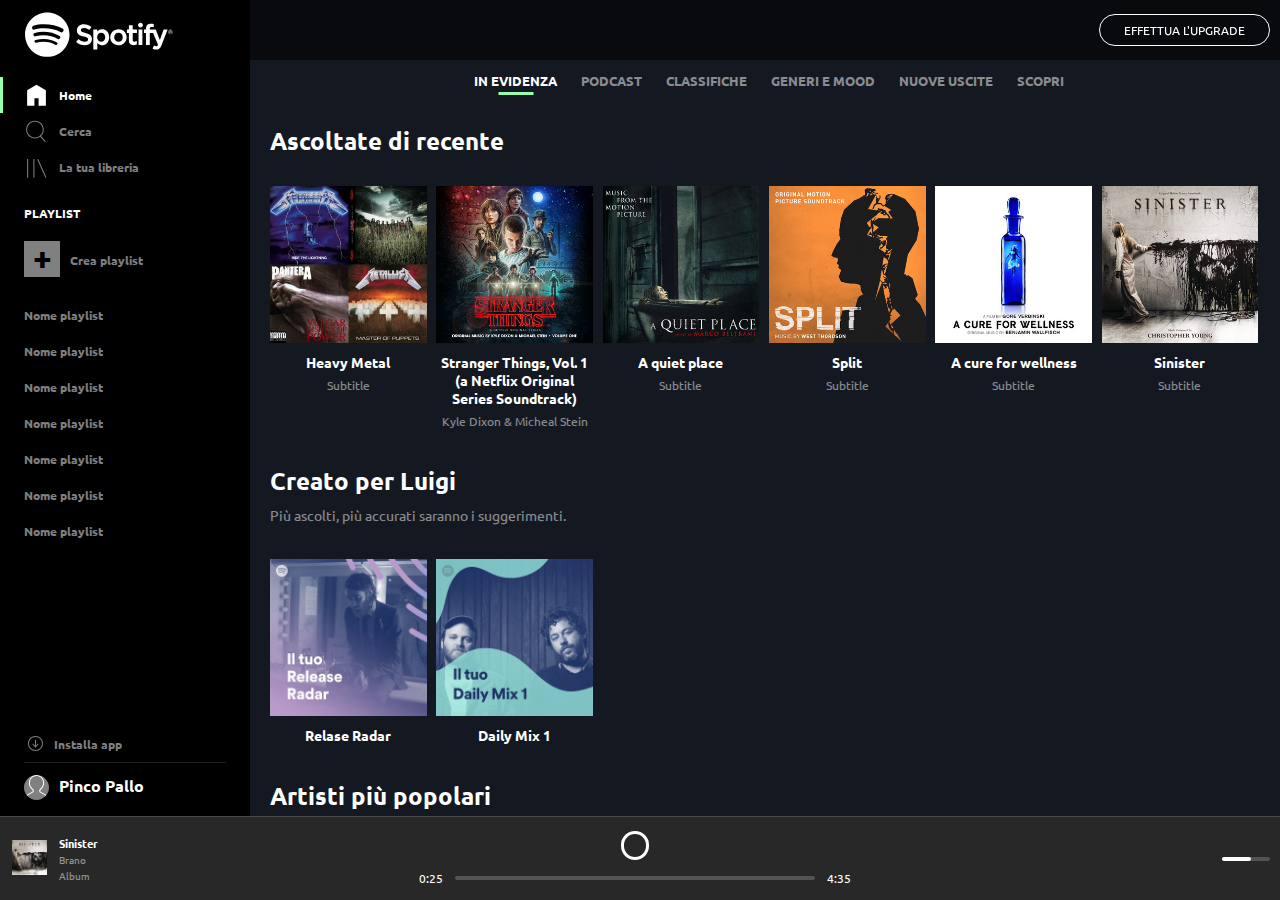
<file: html-css-spotifyweb/index.html>
<!DOCTYPE html>
<html lang="en">

<head>
    <meta charset="UTF-8">
    <meta http-equiv="X-UA-Compatible" content="IE=edge">
    <meta name="viewport" content="width=device-width, initial-scale=1.0">
    <title>Spotify</title>
    <link rel="stylesheet" href="css/style.css">
    <!-- Favicon -->
    <link rel="icon" type="image/x-icon" href="/img/favicon.ico">
    <!-- Google Fonts -->
    <link rel="preconnect" href="https://fonts.googleapis.com">
    <link rel="preconnect" href="https://fonts.gstatic.com" crossorigin>
    <link href="https://fonts.googleapis.com/css2?family=Ubuntu:wght@300;400;500;700&display=swap" rel="stylesheet">
    <!-- Font Awesome -->
    <link rel="stylesheet" href="https://cdnjs.cloudflare.com/ajax/libs/font-awesome/6.0.0-beta3/css/all.min.css"
        integrity="sha512-Fo3rlrZj/k7ujTnHg4CGR2D7kSs0v4LLanw2qksYuRlEzO+tcaEPQogQ0KaoGN26/zrn20ImR1DfuLWnOo7aBA=="
        crossorigin="anonymous" referrerpolicy="no-referrer" />
</head>
<body>






    <header class="nav">
        <div class="nav__section">
          <nav class="nav__content">
              <img class="nav__logo-small mbottom20" src="img/logo-small.svg">
              <img class="nav__logo mbottom20" src="img/logo.svg">
            <ul class="mbottom20">
              <li class="active"><button class="active"><img class="nav__icon mright10" src="img/home.svg"><span class="nav__text">Home</span></button></li>
              <li><button><img class="nav__icon mright10" src="img/search.svg"><span class="nav__text">Cerca</span></button></li>
              <li><button><img class="nav__icon mright10" src="img/libreria.svg"><span class="nav__text">La tua libreria</span></button></li>
            </ul>
        </nav>
        <h4 class="nav__title mbottom20">Playlist</h4>
        <div class="nav__content-scrollable nav__content">
          <ul>
            <li><button><span class="nav__icon-square mright10 mbottom20">+</span>Crea playlist</button></li>
            <li><button>Nome playlist</button></li>
            <li><button>Nome playlist</button></li>         
            <li><button>Nome playlist</button></li>            
            <li><button>Nome playlist</button></li>         
            <li><button>Nome playlist</button></li>
            <li><button>Nome playlist</button></li> 
            <li><button>Nome playlist</button></li>          
          </ul>
        </div>
        </nav>
        <div class="nav__section nav__section--flexend">
          <div class="nav__content">
            <ul>
              <li class="nav__install"><button><span class="nav__icon-install mright10"><img src="img/download.svg"></span><span class="nav__text">Installa app</span></button></li>
              <li class="nav__user"><span class="nav__icon-circle mright10"><img src="img/profile.svg"></span><span class="nav__text">Pinco Pallo</span></li>
            </ul>
          </div>
        </div>
    </header>
    <main>
        <div class="banner">
            <button class="banner__btn">Effettua l'upgrade</button>
        </div>
        <section class="wrapper">
            <nav class="wrapper__menu">
                <span class="wrapper__menu-item active"><button class="active">In evidenza</button></span>
                <span class="wrapper__menu-item"><button>Podcast</button></span>
                <span class="wrapper__menu-item"><button>Classifiche</button></span>
                <span class="wrapper__menu-item"><button>Generi e mood</button></span>
                <span class="wrapper__menu-item"><button>Nuove uscite</button></span>
                <span class="wrapper__menu-item"><button>Scopri</button></span>
            </nav>
            <section class="section">
                <h2 class="section__title section__title--mbottom">Ascoltate di recente</h2>
                <div class="item">
                    <div class="item__img">
                        <img class="item__cover" alt="metal lifting" src="img/metal_lifting.jpg">
                        <div class="item__overlay"></div>
                        <div class="item__play"><i class="fas fa-play"></i></div>
                    </div>
                    <h4 class="item__title">Heavy Metal</h4>
                    <span class="item__author">Subtitle</span>
                </div>
                <div class="item">
                    <div class="item__img">
                        <img class="item__cover" alt="stranger" src="img/stranger.jpeg">
                        <div class="item__overlay"></div>
                        <div class="item__play"><i class="fas fa-play"></i></div>
                    </div>
                    <h4 class="item__title">Stranger Things, Vol. 1 (a Netflix Original Series Soundtrack)</h4>
                    <span class="item__author">Kyle Dixon & Micheal Stein</span>
                </div>
                <div class="item">
                    <div class="item__img">
                        <img class="item__cover" alt="a quiet place" src="img/aquietplace.jpeg">
                        <div class="item__overlay"></div>
                        <div class="item__play"><i class="fas fa-play"></i></div>
                    </div>
                    <h4 class="item__title">A quiet place</h4>
                    <span class="item__author">Subtitle</span>
                </div>
                <div class="item">
                    <div class="item__img">
                        <img class="item__cover" alt="split" src="img/split.jpeg">
                        <div class="item__overlay"></div>
                        <div class="item__play"><i class="fas fa-play"></i></div>
                    </div>
                    <h4 class="item__title">Split</h4>
                    <span class="item__author">Subtitle</span>
                </div>
                <div class="item">
                    <div class="item__img">
                        <img class="item__cover" alt="cure" src="img/cure.jpeg">
                        <div class="item__overlay"></div>
                        <div class="item__play"><i class="fas fa-play"></i></div>
                    </div>
                    <h4 class="item__title">A cure for wellness</h4>
                    <span class="item__author">Subtitle</span>
                </div>
                <div class="item">
                    <div class="item__img">
                        <img class="item__cover" alt="sinister" src="img/sinister.jpeg">
                        <div class="item__overlay"></div>
                        <div class="item__play"><i class="fas fa-play"></i></div>
                    </div>
                    <h4 class="item__title">Sinister</h4>
                    <span class="item__author">Subtitle</span>
                </div>
            </section>
            <section class="section">
                <h2 class="section__title">Creato per Luigi</h2>
                <h3 class="section__subtitle">Più ascolti, più accurati saranno i suggerimenti.</h3>
                <div class="item">
                    <div class="item__img">
                        <img class="item__cover" alt="radar" src="img/radar.jpeg">
                        <div class="item__overlay"></div>
                        <div class="item__play"><i class="fas fa-play"></i></div>
                    </div>
                    <h4 class="item__title">Relase Radar</h4>
                </div>
                <div class="item">
                    <div class="item__img">
                        <img class="item__cover" alt="mixdaily" src="img/mixdaily.jpeg">
                        <div class="item__overlay"></div>
                        <div class="item__play"><i class="fas fa-play"></i></div>
                    </div>
                    <h4 class="item__title">Daily Mix 1</h4>
                </div>
            </section>
            <section class="section">
                <h2 class="section__title">Artisti più popolari</h2>
                <h3 class="section__subtitle">Più ascolti, più accurati saranno i suggerimenti.</h3>
                <div class="item">
                    <img class="item__cover item__cover--circle" alt="lana del rey" src="img/youg.jpeg">
                    <h4 class="item__title">Lana del Rey</h4>
                </div>
                <div class="item">
                    <img class="item__cover item__cover--circle" alt="einaudi" src="img/einaudi.jpeg">
                    <h4 class="item__title">Ludovico Einaudi</h4>
                </div>
            </section>
        </section>
    </main>
    <footer class="footer">
        <div class="playing">
            <div class="playing__cover"><img alt="sinister" src="img/sinister.jpeg"></div>
            <div class="playing__info">
                <h4>Sinister</h4>
                <span><button>Brano</button></span>
                <span><button>Album</button></span>
            </div>
            <div class="playing__actions">
                <button><i class="far fa-heart"></i></button>
                <button><i class="far fa-folder"></i></button>
            </div>
        </div>
        <div class="player">
            <div class="player__controls">
                <i class="fas fa-random"></i>
                <i class="fas fa-step-backward"></i>
                <div class="player__play"><i class="fas fa-play"></i></div>
                <i class="fas fa-step-forward"></i>
                <i class="fas fa-redo"></i>
            </div>
            <div class="player__status">
                <div class="player__current-time">0:25</div>
                <div class="player__progress-bar bar">
                    <div class="player__progress bar"></div>
                </div>
                <div class="player__total-time">4:35</div>
            </div>
        </div>
        <div class="options">
            <i class="fas fa-list-ul"></i>
            <i class="fas fa-desktop"></i>
            <div class="options__volume"><i class="fas fa-volume-up"></i>
                <div class="options__volume-bar bar">
                    <div class="options__volume-status bar"></div>
                </div>
            </div>
        </div>
    </footer>
</body>

</html>
</file>
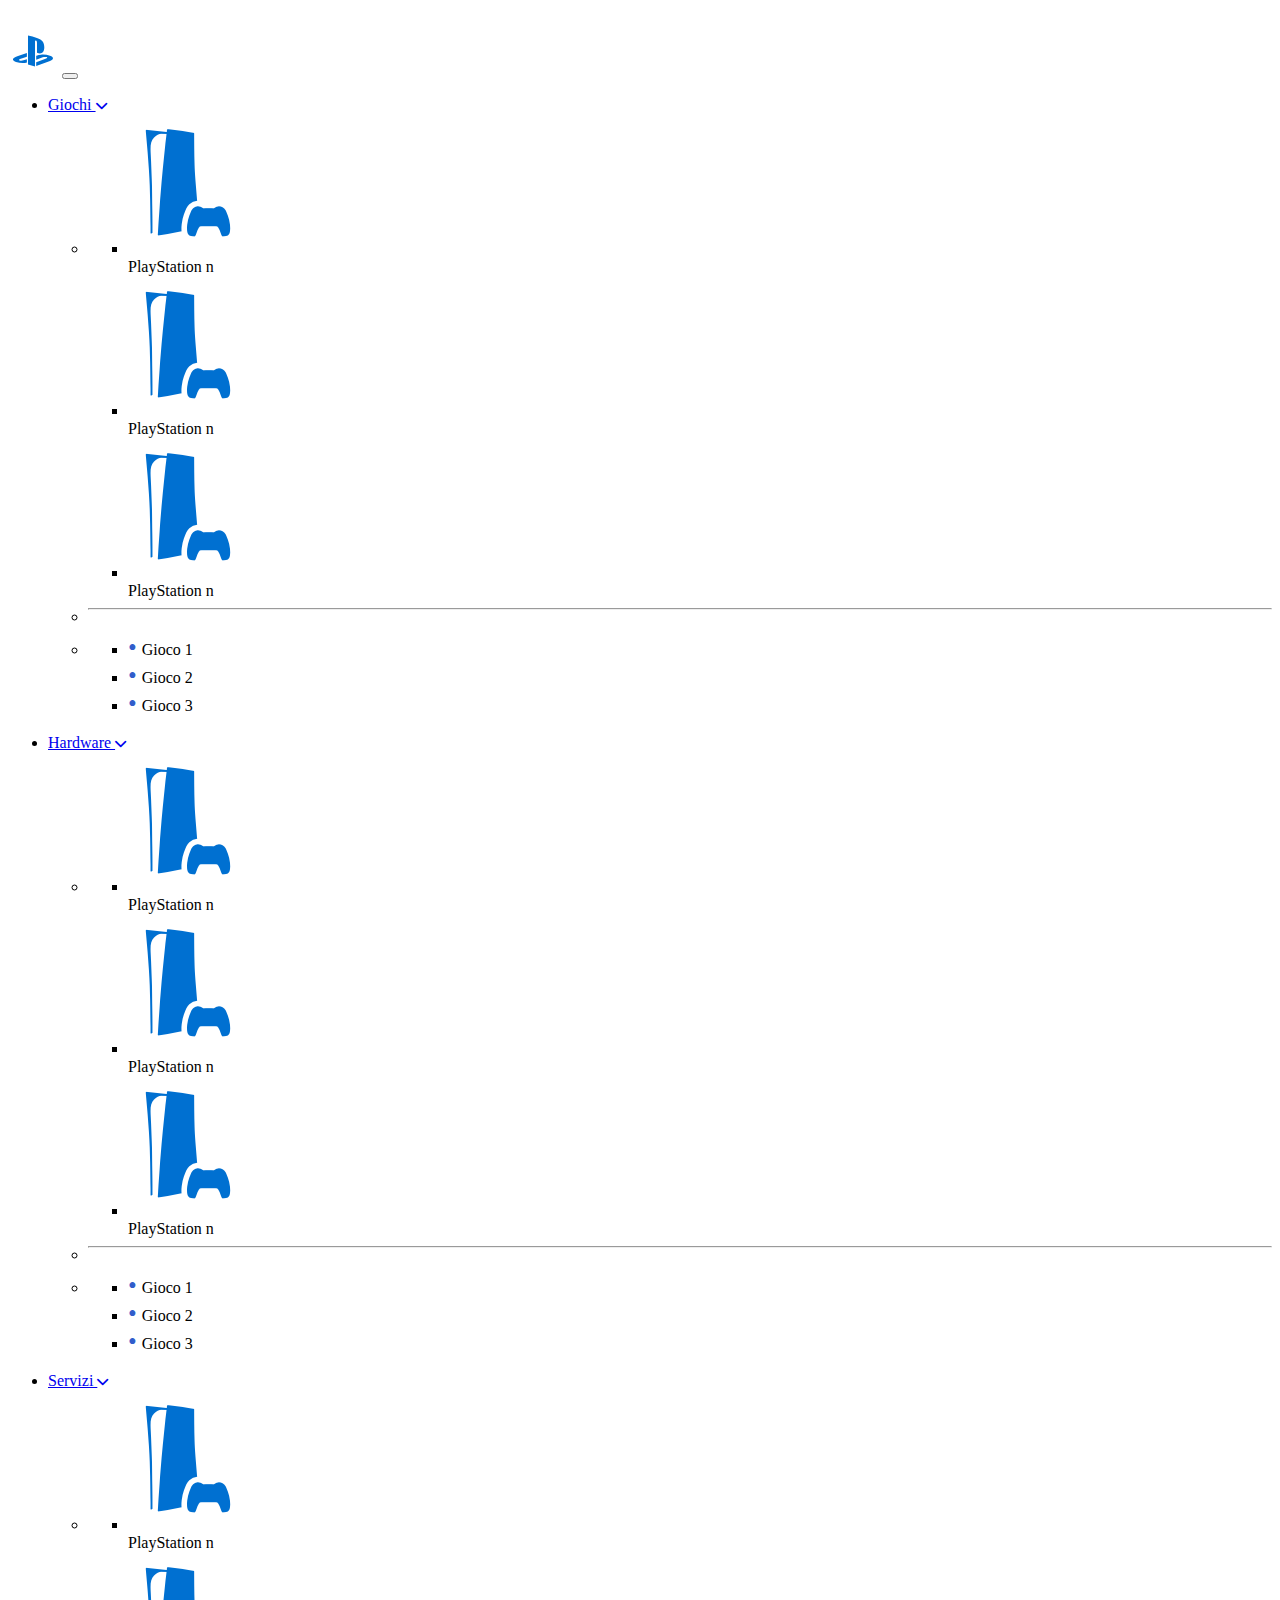
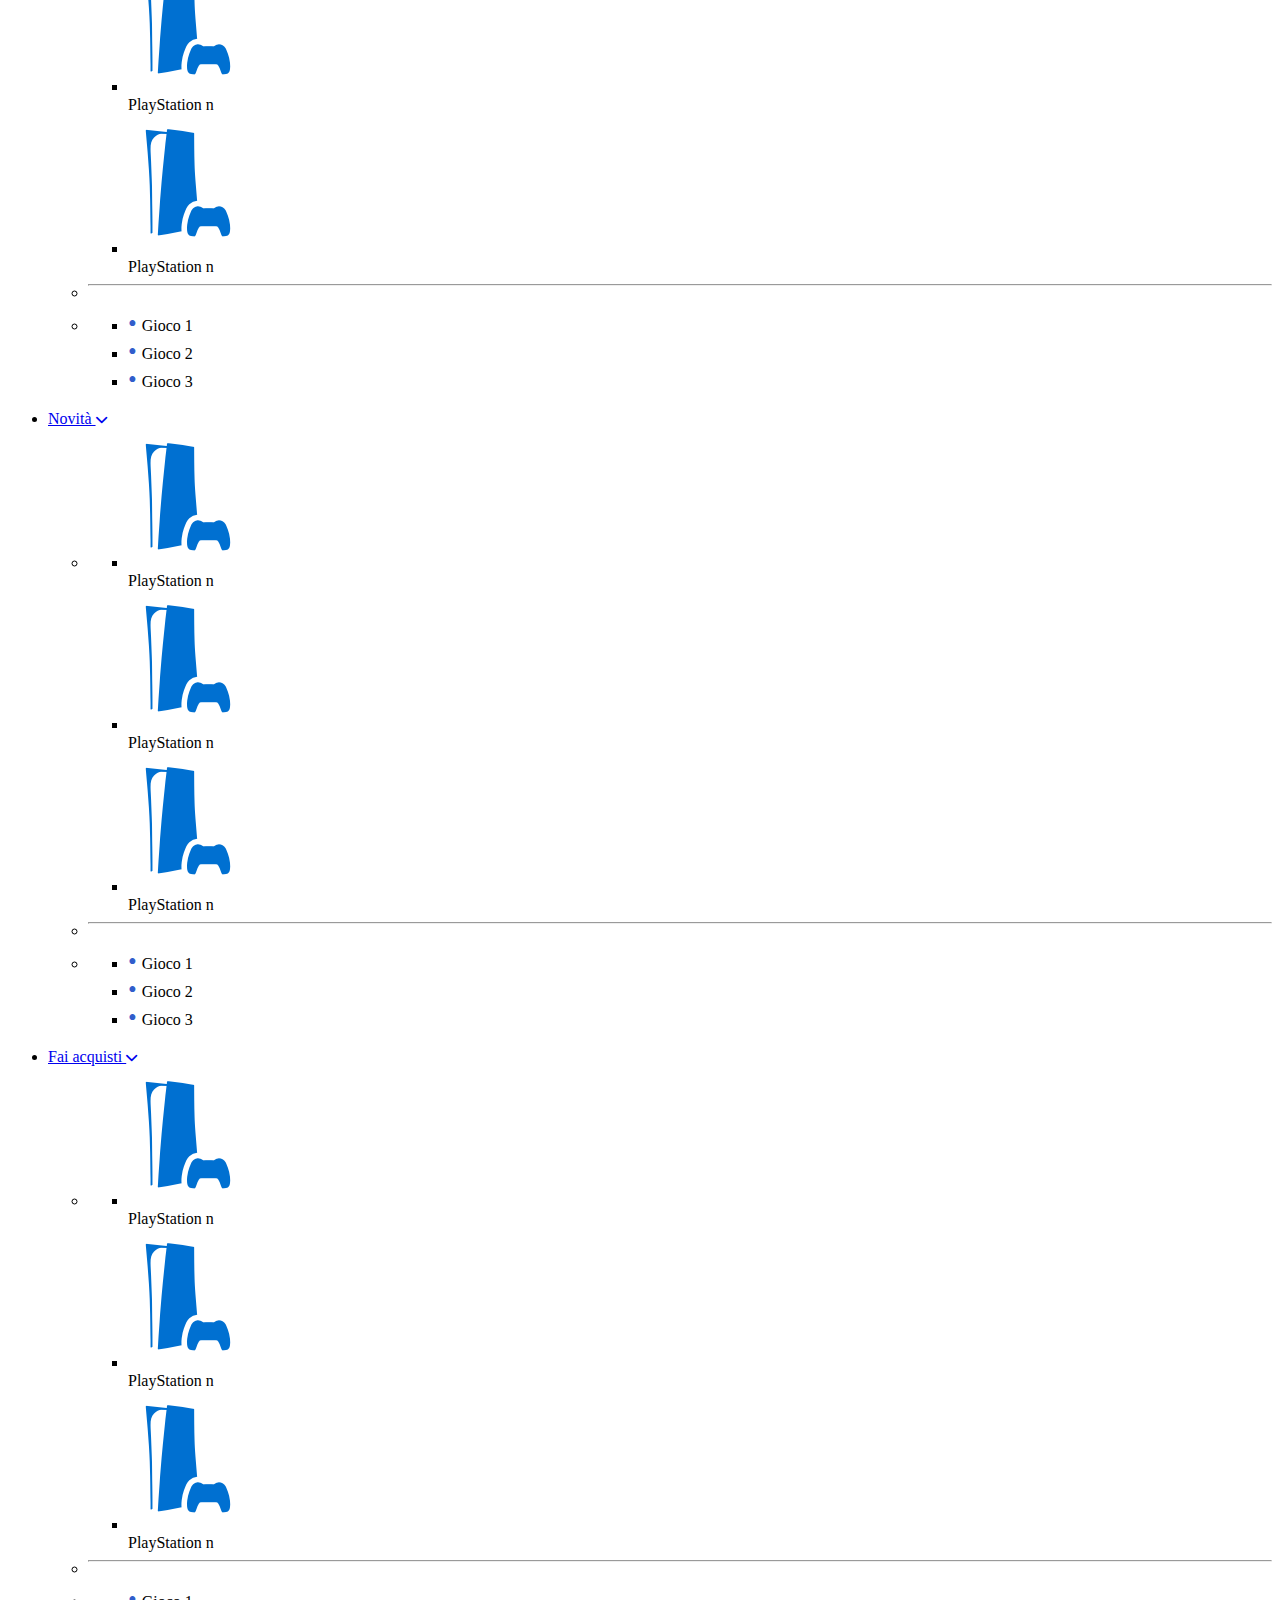
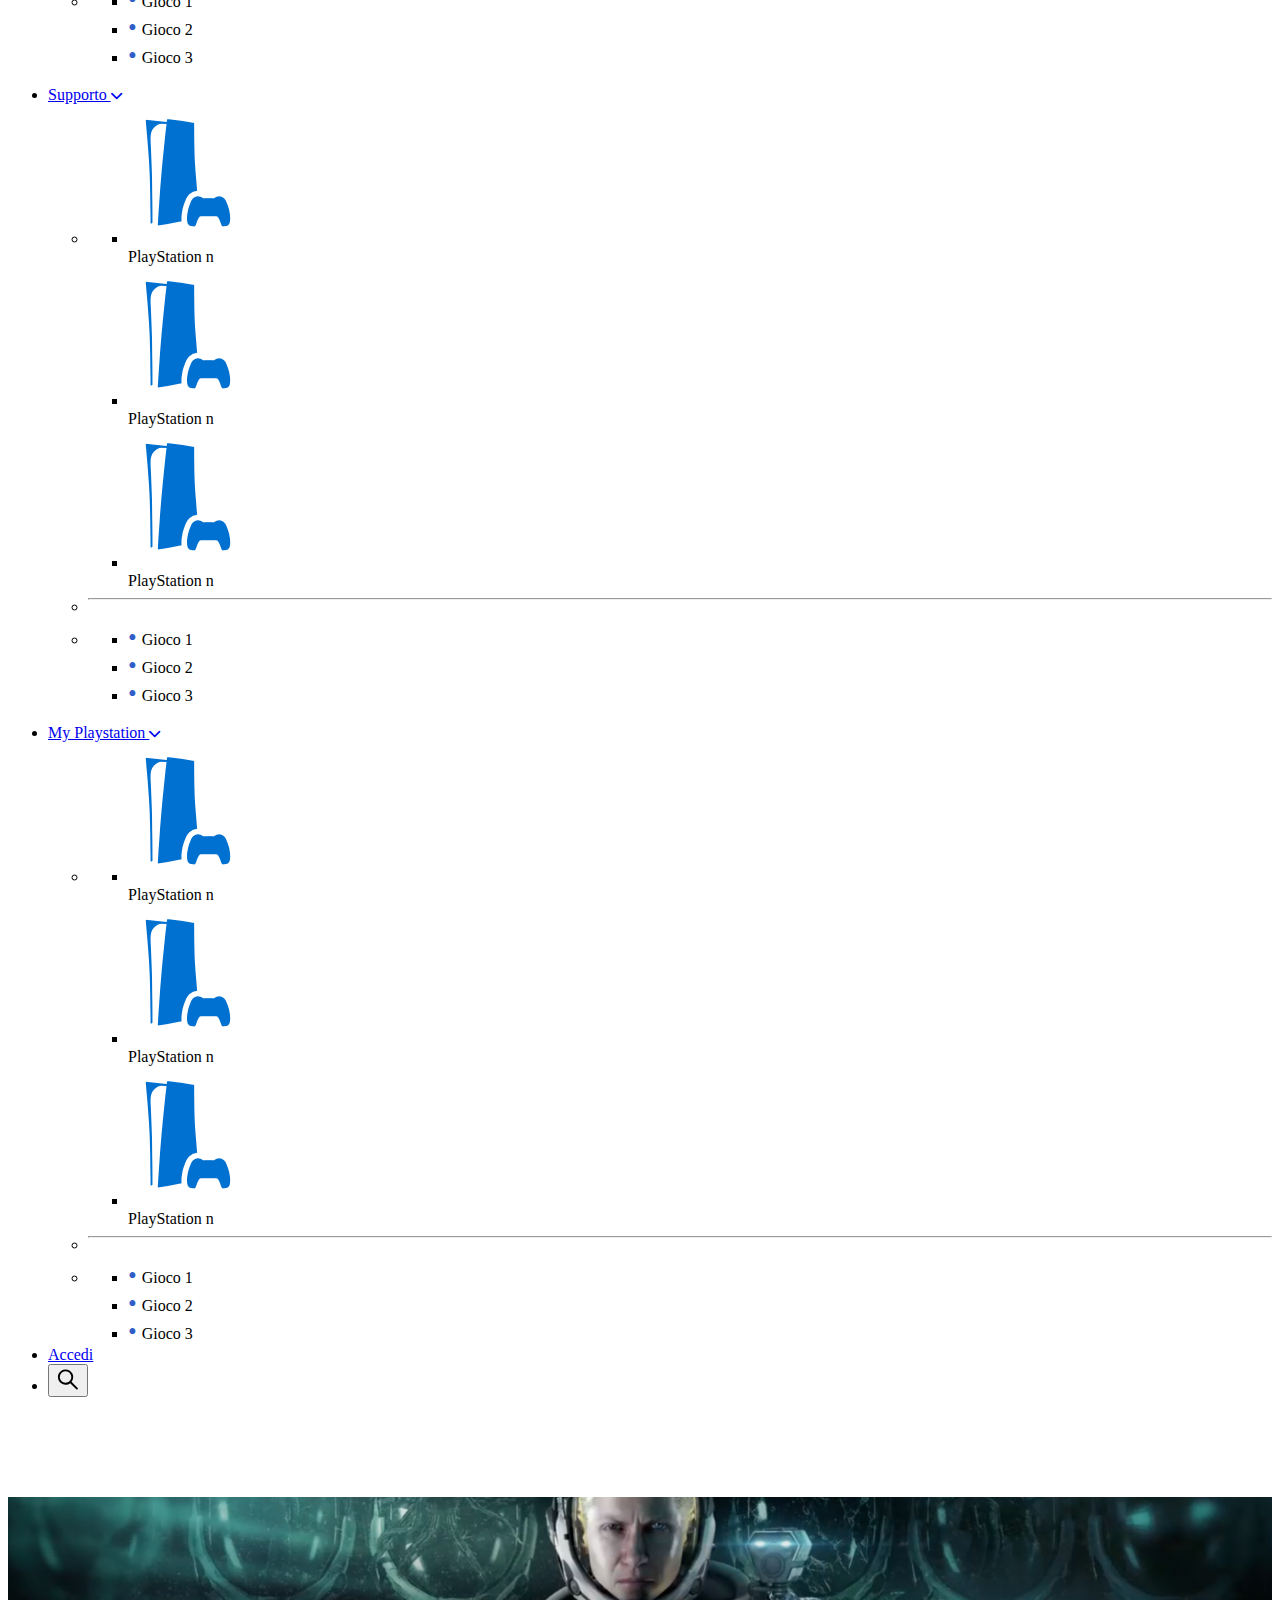
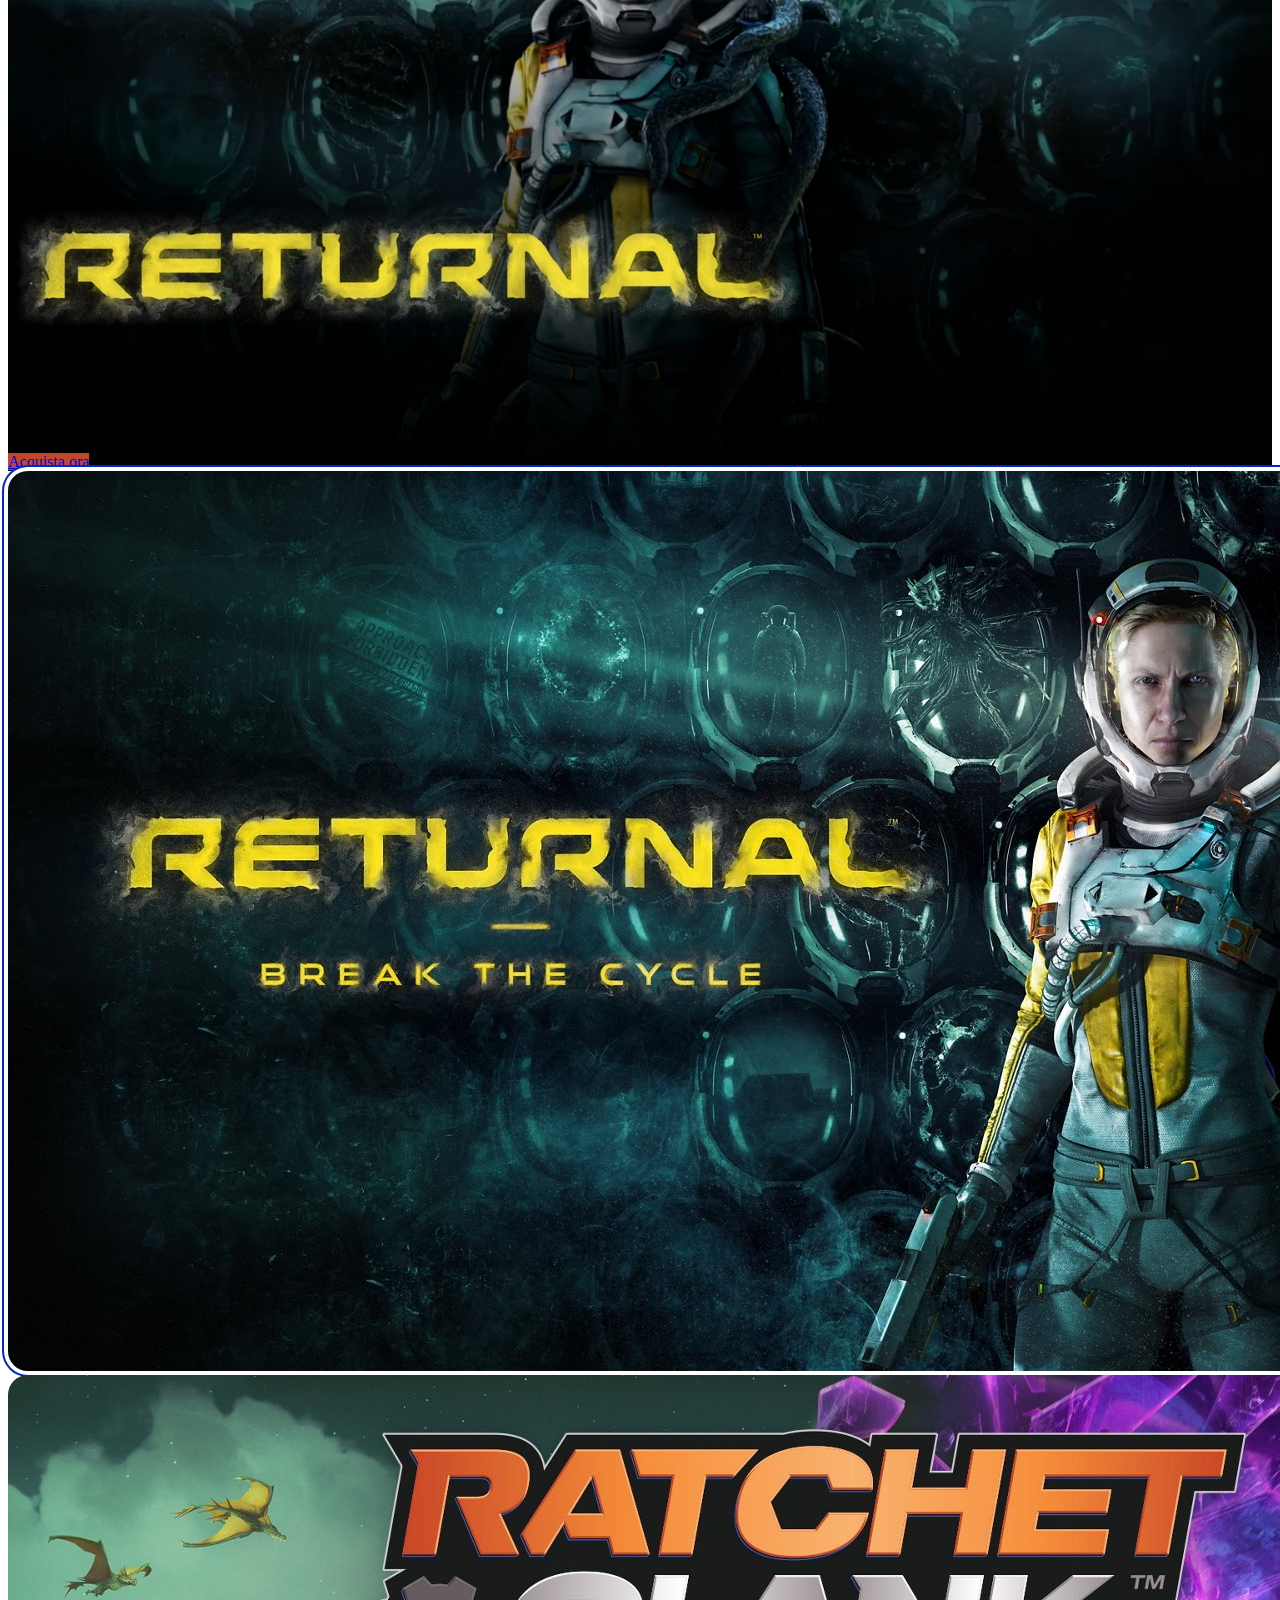
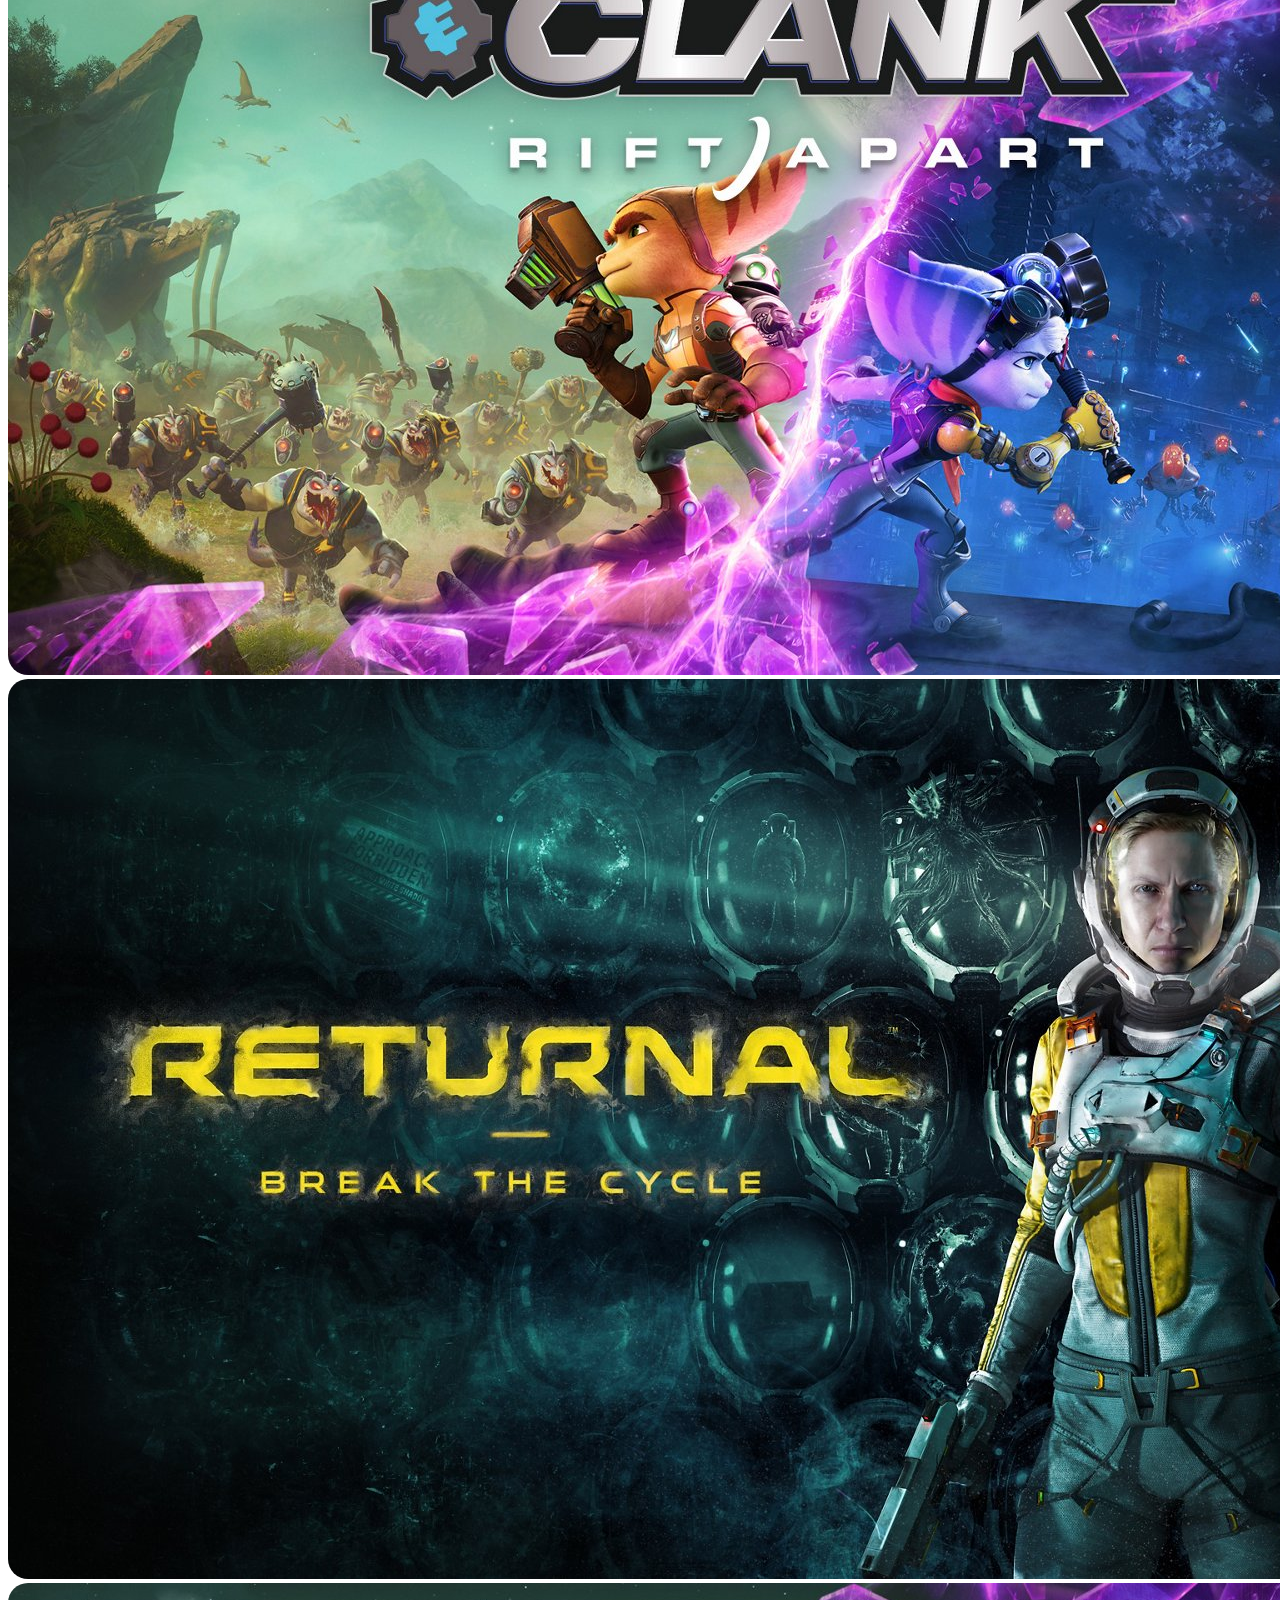
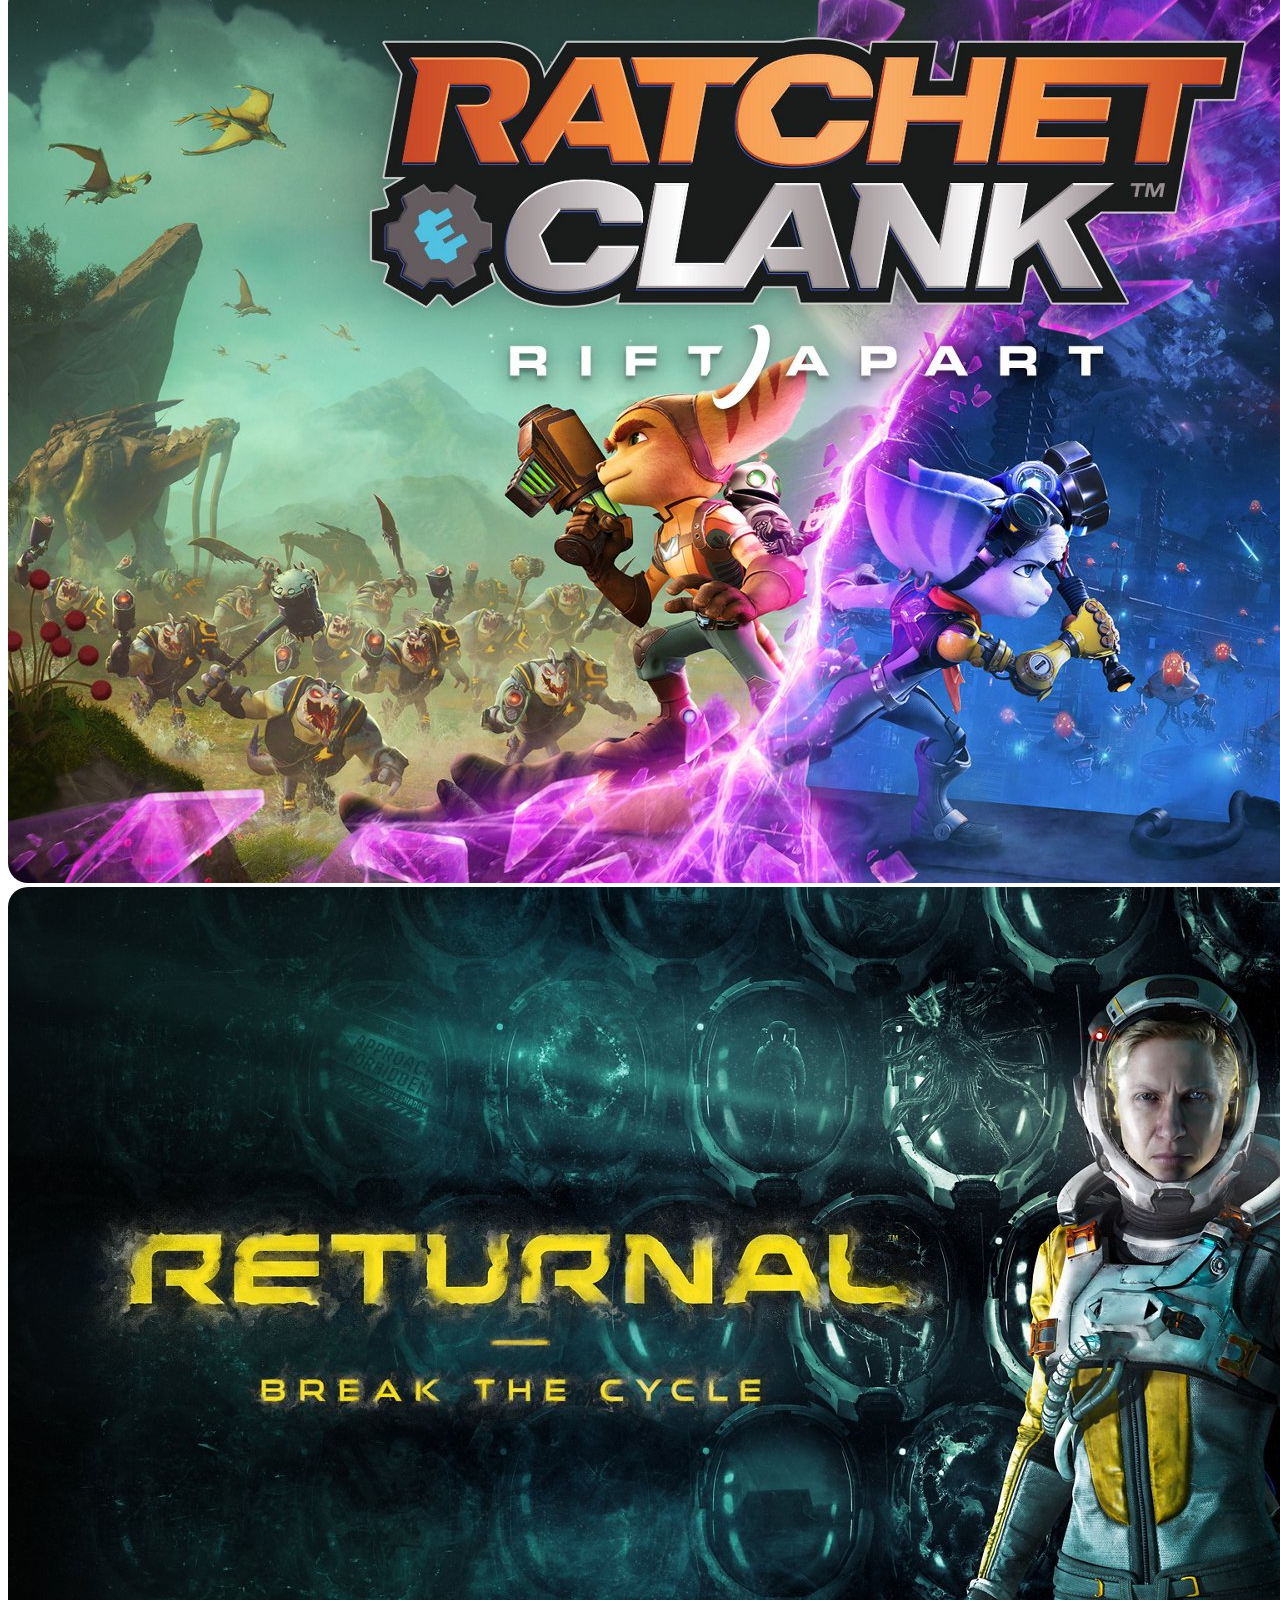
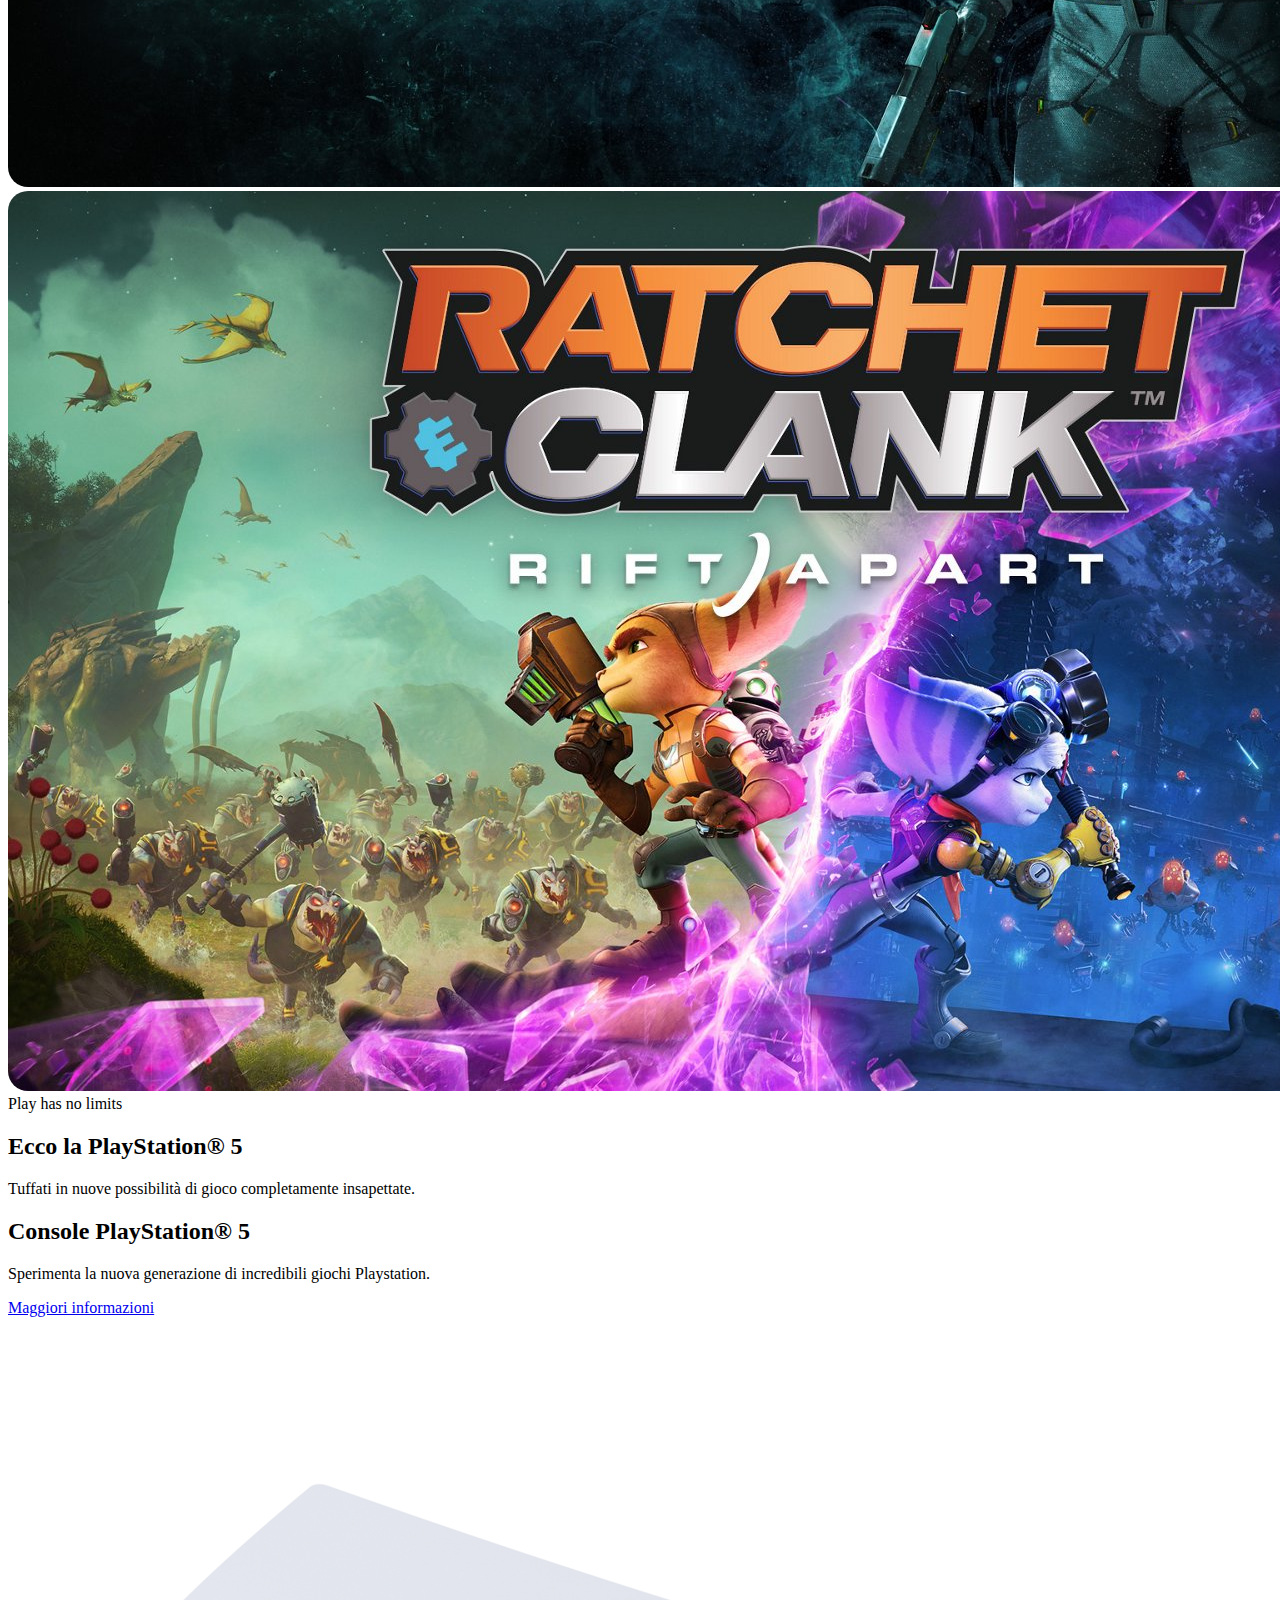
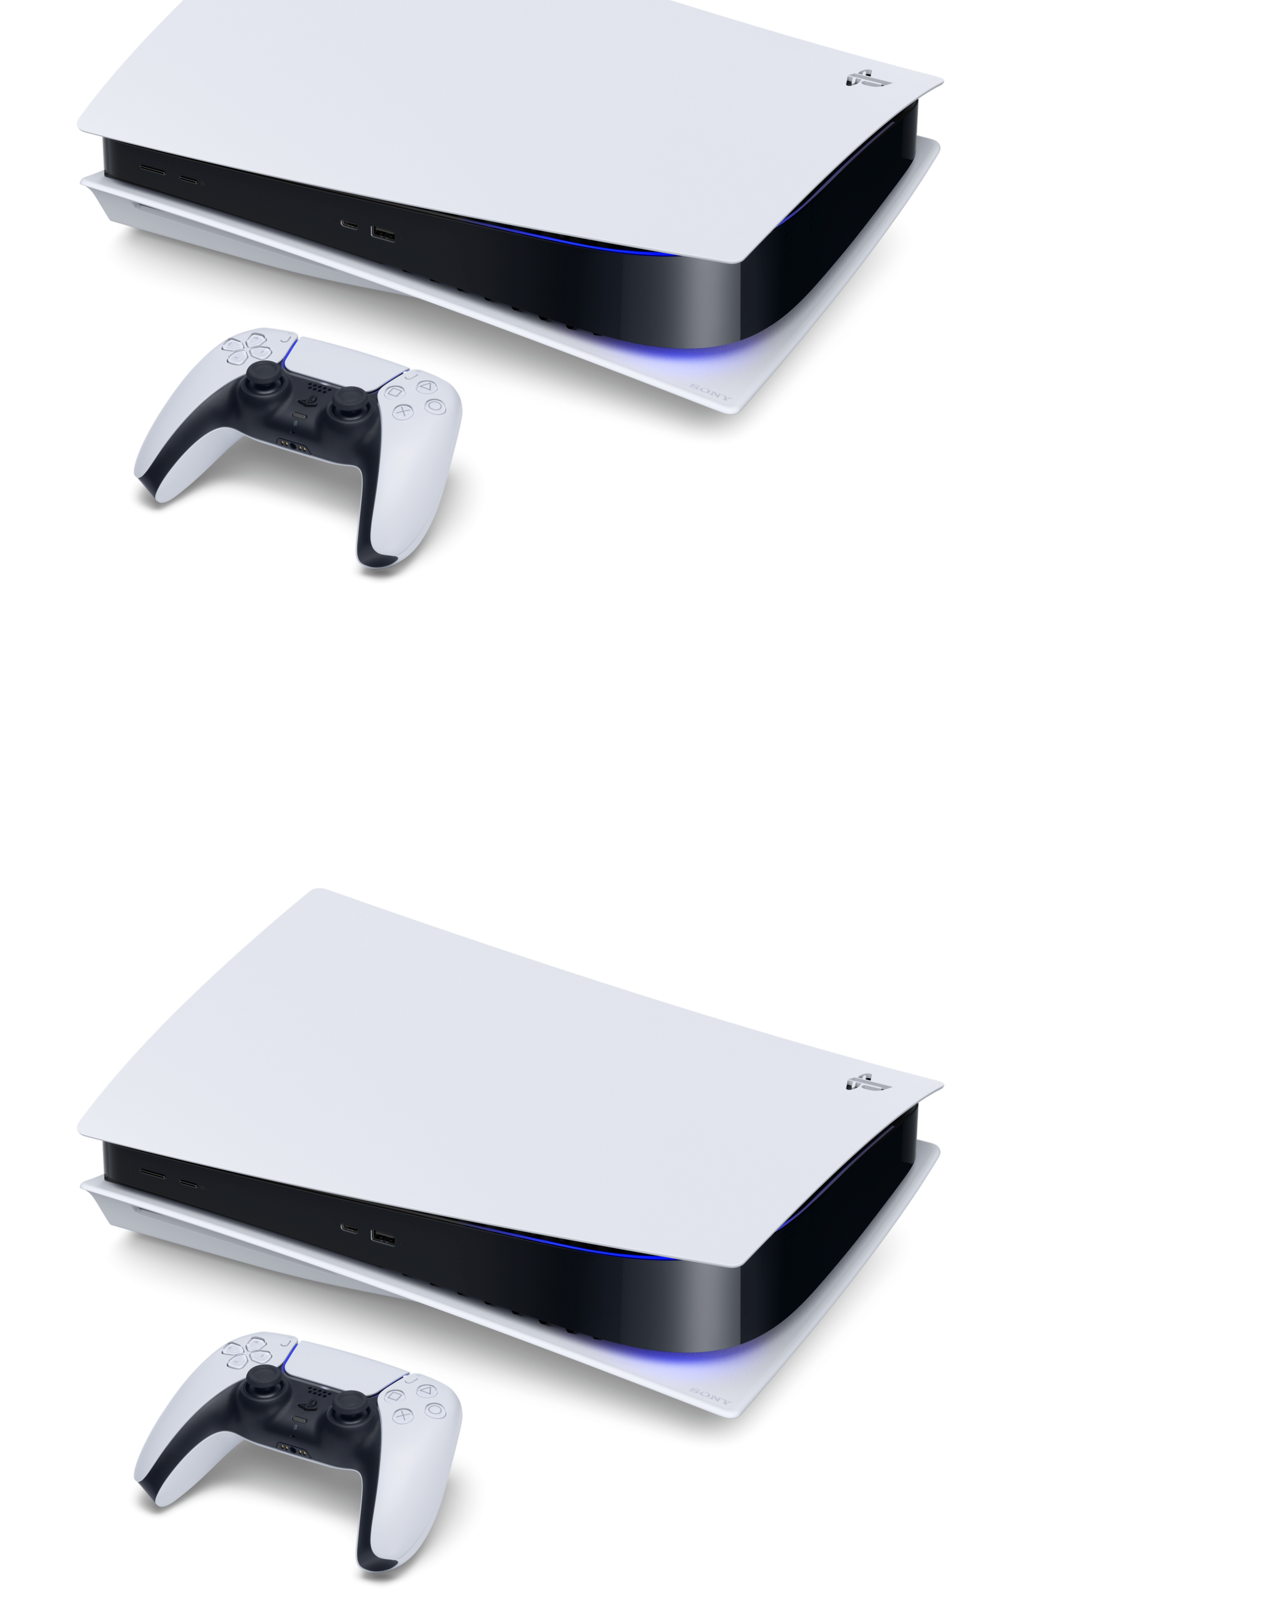
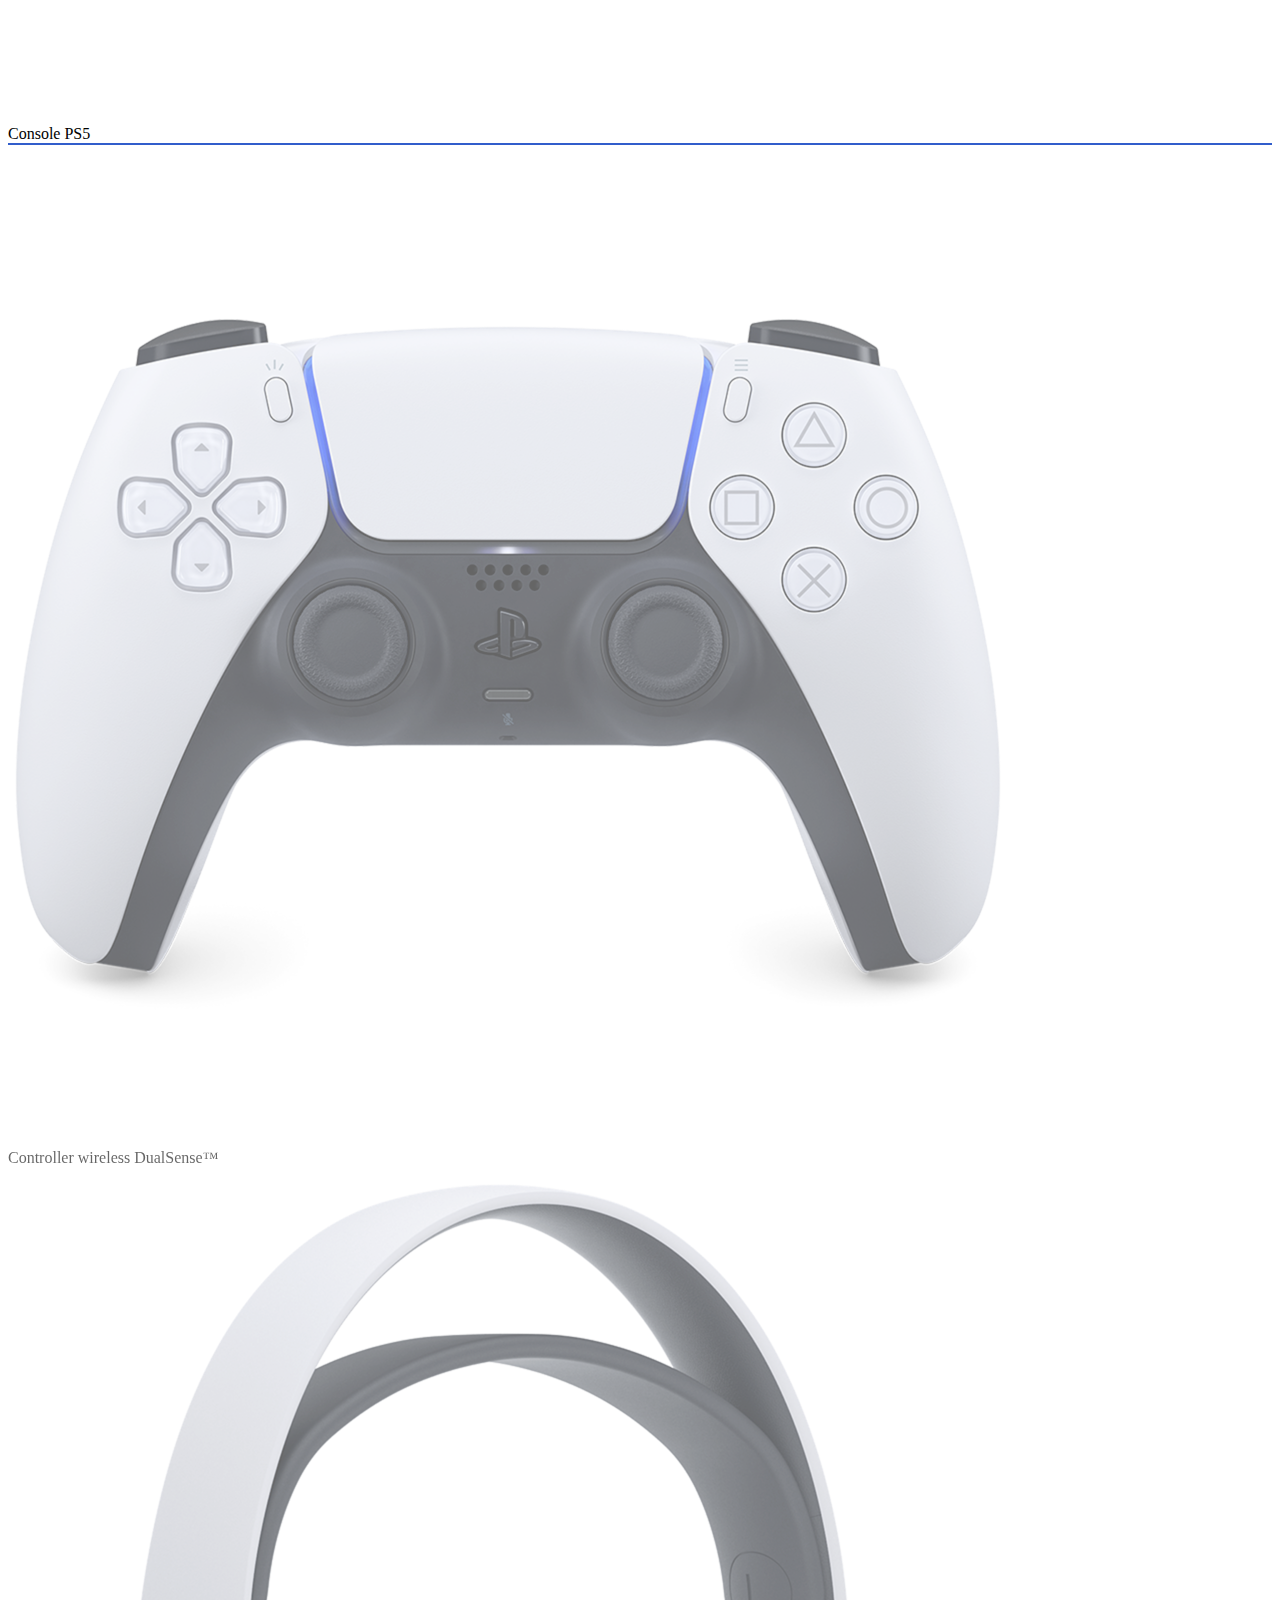
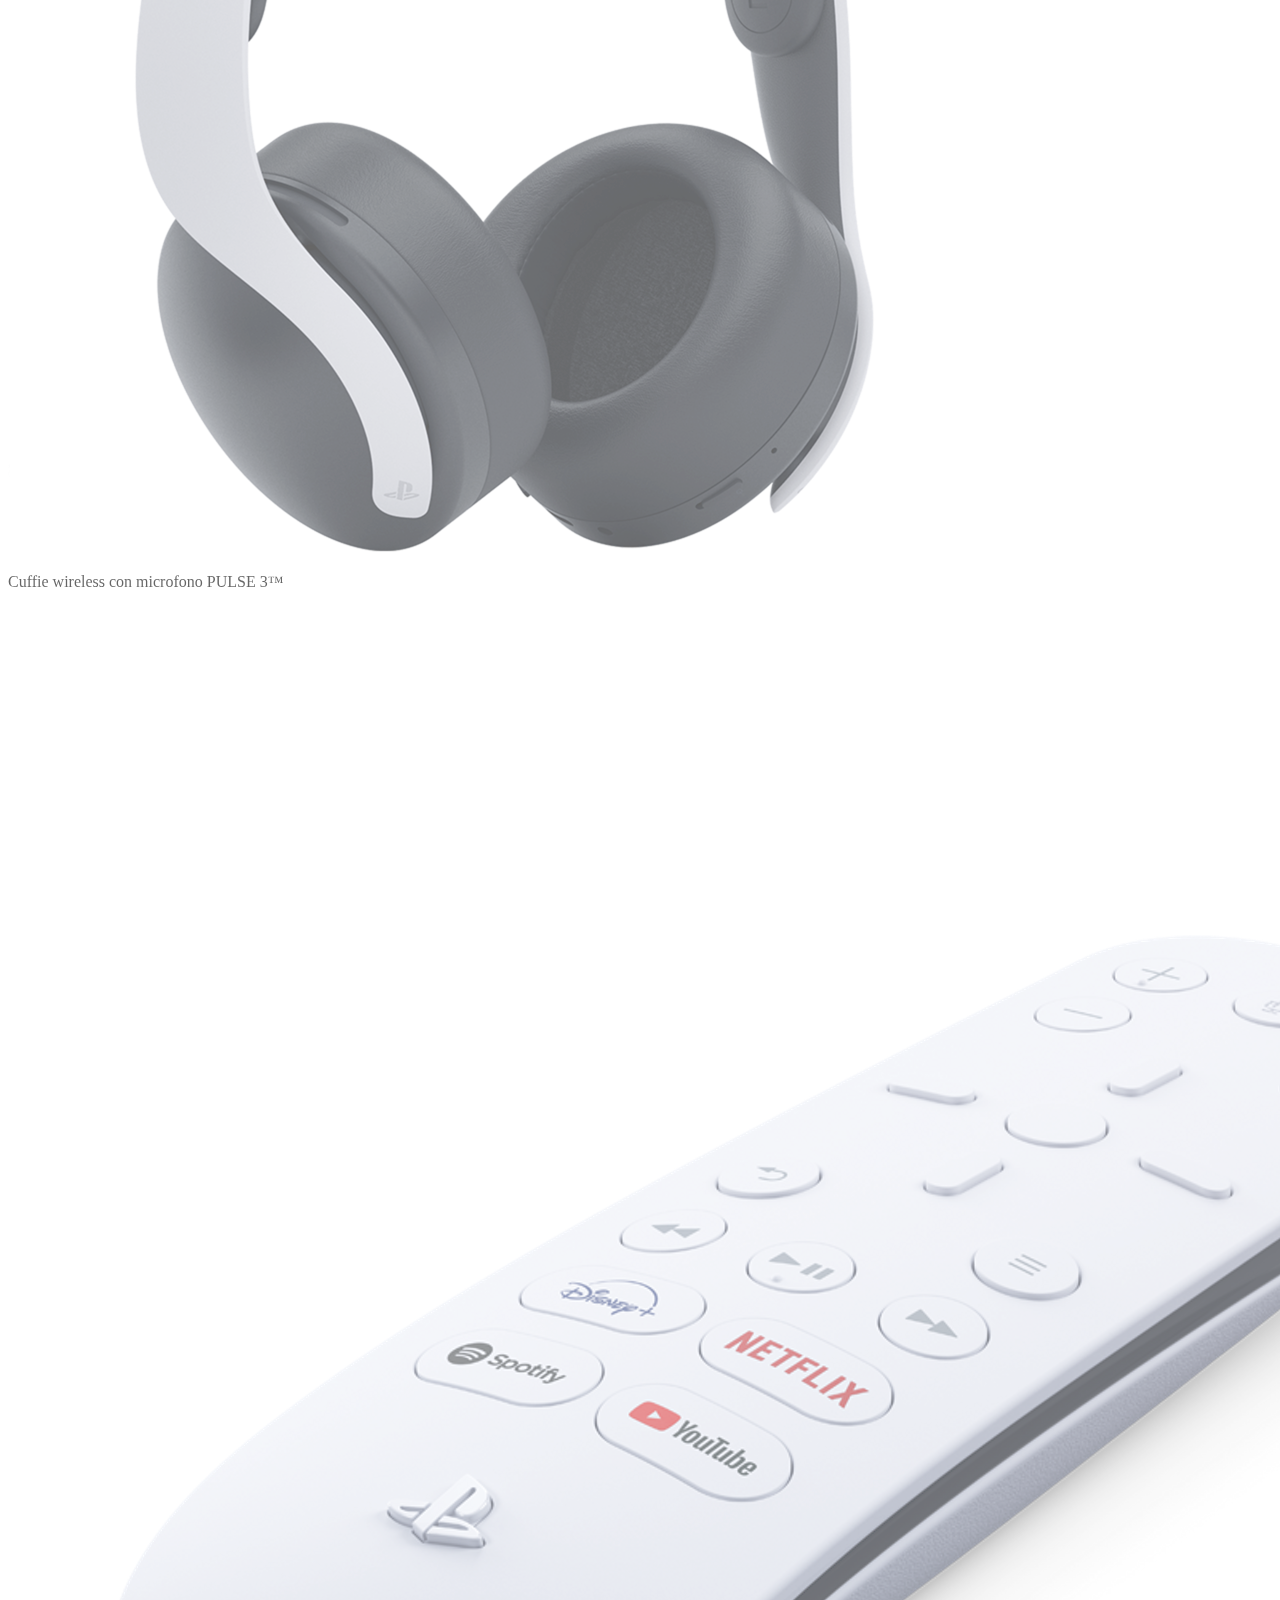
<file: htmlcss-playstation/index.html>
<!DOCTYPE html>
<html lang="it">

<head>
    <meta charset="UTF-8">
    <meta http-equiv="X-UA-Compatible" content="IE=edge">
    <meta name="viewport" content="width=device-width, initial-scale=1.0">
    <title>Playstation</title>
    <link rel="stylesheet" href="css/style.css">
    <!-- Bootstrap -->
    <link href="https://cdn.jsdelivr.net/npm/bootstrap@5.1.3/dist/css/bootstrap.min.css" rel="stylesheet"
        integrity="sha384-1BmE4kWBq78iYhFldvKuhfTAU6auU8tT94WrHftjDbrCEXSU1oBoqyl2QvZ6jIW3" crossorigin="anonymous">
    <!-- Font Awesome-->
    <link rel="stylesheet" href="https://cdnjs.cloudflare.com/ajax/libs/font-awesome/6.0.0/css/all.min.css" integrity="sha512-9usAa10IRO0HhonpyAIVpjrylPvoDwiPUiKdWk5t3PyolY1cOd4DSE0Ga+ri4AuTroPR5aQvXU9xC6qOPnzFeg==" crossorigin="anonymous" referrerpolicy="no-referrer" />
</head>

<body>
    <header id="header"class="fixed-top">
        <div class="nav-top bg-black text-end p-2">
            <a href="https://www.sony.it"><img class="ms_sony-logo" alt="logo sony" src="img/sony_logo.svg" /></a>
        </div>
        <div class="nav-bottom">
            <nav class="navbar navbar-expand-lg navbar-light bg-white">
                <div class="container-fluid">
                    <a class="navbar-brand" href="#"><img src="img/play_logo.svg" alt="logo playstation"></a>
                    <button class="navbar-toggler" type="button" data-bs-toggle="collapse"
                        data-bs-target="#navbarSupportedContent" aria-controls="navbarSupportedContent"
                        aria-expanded="false" aria-label="Toggle navigation">
                        <span class="navbar-toggler-icon"></span>
                    </button>
                    <div class="collapse navbar-collapse" id="navbarSupportedContent">
                        <ul class="navbar-nav mb-2 mb-lg-0 d-flex justify-content-start">
                            <li class="nav-item dropdown position-static">
                                <a class="nav-link ms_dropdown-toggle" href="#" id="navbarDropdown1" role="button"
                                    data-bs-toggle="dropdown" aria-expanded="false">
                                    Giochi
                                </a>
                                <ul class="dropdown-menu rounded-0 w-100 m-0 border-0 text-center"
                                    aria-labelledby="navbarDropdown">
                                    <li>
                                        <ul class="list-inline ms_icon-list">
                                            <li class="list-inline-item">
                                                <a class="dropdown-item" href="#"><img alt="icona playstation"
                                                        src="img/play-menu-ico.png">
                                                    <div>PlayStation n</div>
                                                </a>
                                            </li>
                                            <li class="list-inline-item">
                                                <a class="dropdown-item" href="#"><img alt="icona playstation"
                                                        src="img/play-menu-ico.png">
                                                    <div>PlayStation n</div>
                                                </a>
                                            </li>
                                            <li class="list-inline-item">
                                                <a class="dropdown-item" href="#"><img alt="icona playstation"
                                                        src="img/play-menu-ico.png">
                                                    <div>PlayStation n</div>
                                                </a>
                                            </li>
                                        </ul>
                                    </li>
                                    <li>
                                        <hr class="dropdown-divider">
                                    </li>
                                    <li>
                                        <ul class="list-inline">
                                            <li class="disc list-inline-item"><a href="#">Gioco 1</a></li>
                                            <li class="disc list-inline-item"><a href="#">Gioco 2</a></li>
                                            <li class="disc list-inline-item"><a href="#">Gioco 3</a></li>
                                        </ul>
                                    </li>
                                </ul>
                            </li>
                        </ul>
                        <ul class="navbar-nav mb-2 mb-lg-0">
                            <li class="nav-item dropdown position-static">
                                <a class="nav-link ms_dropdown-toggle" href="#" id="navbarDropdown2" role="button"
                                    data-bs-toggle="dropdown" aria-expanded="false">
                                    Hardware
                                </a>
                                <ul class="dropdown-menu rounded-0 w-100 m-0 border-0 text-center"
                                    aria-labelledby="navbarDropdown">
                                    <li>
                                        <ul class="list-inline ms_icon-list">
                                            <li class="list-inline-item">
                                                <a class="dropdown-item" href="#"><img alt="icona playstation"
                                                        src="img/play-menu-ico.png">
                                                    <div>PlayStation n</div>
                                                </a>
                                            </li>
                                            <li class="list-inline-item">
                                                <a class="dropdown-item" href="#"><img alt="icona playstation"
                                                        src="img/play-menu-ico.png">
                                                    <div>PlayStation n</div>
                                                </a>
                                            </li>
                                            <li class="list-inline-item">
                                                <a class="dropdown-item" href="#"><img alt="icona playstation"
                                                        src="img/play-menu-ico.png">
                                                    <div>PlayStation n</div>
                                                </a>
                                            </li>
                                        </ul>
                                    </li>
                                    <li>
                                        <hr class="dropdown-divider">
                                    </li>
                                    <li>
                                        <ul class="list-inline">
                                            <li class="disc list-inline-item"><a href="#">Gioco 1</a></li>
                                            <li class="disc list-inline-item"><a href="#">Gioco 2</a></li>
                                            <li class="disc list-inline-item"><a href="#">Gioco 3</a></li>
                                        </ul>
                                    </li>
                                </ul>
                            </li>
                        </ul>
                        <ul class="navbar-nav mb-2 mb-lg-0">
                            <li class="nav-item dropdown position-static">
                                <a class="nav-link ms_dropdown-toggle" href="#" id="navbarDropdown3" role="button"
                                    data-bs-toggle="dropdown" aria-expanded="false">
                                    Servizi
                                </a>
                                <ul class="dropdown-menu rounded-0 w-100 m-0 border-0 text-center"
                                    aria-labelledby="navbarDropdown">
                                    <li>
                                        <ul class="list-inline ms_icon-list">
                                            <li class="list-inline-item">
                                                <a class="dropdown-item" href="#"><img alt="icona playstation"
                                                        src="img/play-menu-ico.png">
                                                    <div>PlayStation n</div>
                                                </a>
                                            </li>
                                            <li class="list-inline-item">
                                                <a class="dropdown-item" href="#"><img alt="icona playstation"
                                                        src="img/play-menu-ico.png">
                                                    <div>PlayStation n</div>
                                                </a>
                                            </li>
                                            <li class="list-inline-item">
                                                <a class="dropdown-item" href="#"><img alt="icona playstation"
                                                        src="img/play-menu-ico.png">
                                                    <div>PlayStation n</div>
                                                </a>
                                            </li>
                                        </ul>
                                    </li>
                                    <li>
                                        <hr class="dropdown-divider">
                                    </li>
                                    <li>
                                        <ul class="list-inline">
                                            <li class="disc list-inline-item"><a href="#">Gioco 1</a></li>
                                            <li class="disc list-inline-item"><a href="#">Gioco 2</a></li>
                                            <li class="disc list-inline-item"><a href="#">Gioco 3</a></li>
                                        </ul>
                                    </li>
                                </ul>
                            </li>
                        </ul>
                        <ul class="navbar-nav mb-2 mb-lg-0">
                            <li class="nav-item dropdown position-static">
                                <a class="nav-link ms_dropdown-toggle" href="#" id="navbarDropdown6" role="button"
                                    data-bs-toggle="dropdown" aria-expanded="false">
                                    Novità
                                </a>
                                <ul class="dropdown-menu rounded-0 w-100 m-0 border-0 text-center"
                                    aria-labelledby="navbarDropdown">
                                    <li>
                                        <ul class="list-inline ms_icon-list">
                                            <li class="list-inline-item">
                                                <a class="dropdown-item" href="#"><img alt="icona playstation"
                                                        src="img/play-menu-ico.png">
                                                    <div>PlayStation n</div>
                                                </a>
                                            </li>
                                            <li class="list-inline-item">
                                                <a class="dropdown-item" href="#"><img alt="icona playstation"
                                                        src="img/play-menu-ico.png">
                                                    <div>PlayStation n</div>
                                                </a>
                                            </li>
                                            <li class="list-inline-item">
                                                <a class="dropdown-item" href="#"><img alt="icona playstation"
                                                        src="img/play-menu-ico.png">
                                                    <div>PlayStation n</div>
                                                </a>
                                            </li>
                                        </ul>
                                    </li>
                                    <li>
                                        <hr class="dropdown-divider">
                                    </li>
                                    <li>
                                        <ul class="list-inline">
                                            <li class="disc list-inline-item"><a href="#">Gioco 1</a></li>
                                            <li class="disc list-inline-item"><a href="#">Gioco 2</a></li>
                                            <li class="disc list-inline-item"><a href="#">Gioco 3</a></li>
                                        </ul>
                                    </li>
                                </ul>
                            </li>
                        </ul>
                        <ul class="navbar-nav mb-2 mb-lg-0">
                            <li class="nav-item dropdown position-static">
                                <a class="nav-link ms_dropdown-toggle" href="#" id="navbarDropdown4" role="button"
                                    data-bs-toggle="dropdown" aria-expanded="false">
                                    Fai acquisti
                                </a>
                                <ul class="dropdown-menu rounded-0 w-100 m-0 border-0 text-center"
                                    aria-labelledby="navbarDropdown">
                                    <li>
                                        <ul class="list-inline ms_icon-list">
                                            <li class="list-inline-item">
                                                <a class="dropdown-item" href="#"><img alt="icona playstation"
                                                        src="img/play-menu-ico.png">
                                                    <div>PlayStation n</div>
                                                </a>
                                            </li>
                                            <li class="list-inline-item">
                                                <a class="dropdown-item" href="#"><img alt="icona playstation"
                                                        src="img/play-menu-ico.png">
                                                    <div>PlayStation n</div>
                                                </a>
                                            </li>
                                            <li class="list-inline-item">
                                                <a class="dropdown-item" href="#"><img alt="icona playstation"
                                                        src="img/play-menu-ico.png">
                                                    <div>PlayStation n</div>
                                                </a>
                                            </li>
                                        </ul>
                                    </li>
                                    <li>
                                        <hr class="dropdown-divider">
                                    </li>
                                    <li>
                                        <ul class="list-inline">
                                            <li class="disc list-inline-item"><a href="#">Gioco 1</a></li>
                                            <li class="disc list-inline-item"><a href="#">Gioco 2</a></li>
                                            <li class="disc list-inline-item"><a href="#">Gioco 3</a></li>
                                        </ul>
                                    </li>
                                </ul>
                            </li>
                        </ul>
                        <ul class="navbar-nav me-auto mb-2 mb-lg-0">
                            <li class="nav-item dropdown position-static">
                                <a class="nav-link ms_dropdown-toggle" href="#" id="navbarDropdown5" role="button"
                                    data-bs-toggle="dropdown" aria-expanded="false">
                                    Supporto 
                                </a>
                                <ul class="dropdown-menu rounded-0 w-100 m-0 border-0 text-center"
                                    aria-labelledby="navbarDropdown">
                                    <li>
                                        <ul class="list-inline ms_icon-list">
                                            <li class="list-inline-item">
                                                <a class="dropdown-item" href="#"><img alt="icona playstation"
                                                        src="img/play-menu-ico.png">
                                                    <div>PlayStation n</div>
                                                </a>
                                            </li>
                                            <li class="list-inline-item">
                                                <a class="dropdown-item" href="#"><img alt="icona playstation"
                                                        src="img/play-menu-ico.png">
                                                    <div>PlayStation n</div>
                                                </a>
                                            </li>
                                            <li class="list-inline-item">
                                                <a class="dropdown-item" href="#"><img alt="icona playstation"
                                                        src="img/play-menu-ico.png">
                                                    <div>PlayStation n</div>
                                                </a>
                                            </li>
                                        </ul>
                                    </li>
                                    <li>
                                        <hr class="dropdown-divider">
                                    </li>
                                    <li>
                                        <ul class="list-inline">
                                            <li class="disc list-inline-item"><a href="#">Gioco 1</a></li>
                                            <li class="disc list-inline-item"><a href="#">Gioco 2</a></li>
                                            <li class="disc list-inline-item"><a href="#">Gioco 3</a></li>
                                        </ul>
                                    </li>
                                </ul>
                            </li>
                        </ul>
                        <ul class="navbar-nav mb-2 mb-lg-0 align-items-center">
                            <li class="nav-item dropdown position-static">
                                <a class="nav-link ms_dropdown-toggle" href="#" id="navbarDropdown" role="button"
                                    data-bs-toggle="dropdown" aria-expanded="false">
                                    My Playstation
                                </a>
                                <ul class="dropdown-menu rounded-0 w-100 m-0 border-0 text-center"
                                    aria-labelledby="navbarDropdown">
                                    <li>
                                        <ul class="list-inline ms_icon-list">
                                            <li class="list-inline-item">
                                                <a class="dropdown-item" href="#"><img alt="icona playstation"
                                                        src="img/play-menu-ico.png">
                                                    <div>PlayStation n</div>
                                                </a>
                                            </li>
                                            <li class="list-inline-item">
                                                <a class="dropdown-item" href="#"><img alt="icona playstation"
                                                        src="img/play-menu-ico.png">
                                                    <div>PlayStation n</div>
                                                </a>
                                            </li>
                                            <li class="list-inline-item">
                                                <a class="dropdown-item" href="#"><img alt="icona playstation"
                                                        src="img/play-menu-ico.png">
                                                    <div>PlayStation n</div>
                                                </a>
                                            </li>
                                        </ul>
                                    </li>
                                    <li>
                                        <hr class="dropdown-divider">
                                    </li>
                                    <li>
                                        <ul class="list-inline">
                                            <li class="disc list-inline-item"><a href="#">Gioco 1</a></li>
                                            <li class="disc list-inline-item"><a href="#">Gioco 2</a></li>
                                            <li class="disc list-inline-item"><a href="#">Gioco 3</a></li>
                                        </ul>
                                    </li>
                                </ul>

                            </li>
                            <li>
                                <a href="#" class="btn btn-dark rounded-pill">Accedi</a>
                            </li>
                            <li>
                                <button class="btn btn-white ms_btn-src"><img alt="icona cerca"
                                        src="img/lens.svg"></button>
                            </li>
                        </ul>
                    </div>
                </div>
            </nav>
        </div>
    </header>
    <main>
        <section id="jumbotron" class="ms_mt-100px">
            <div class="container-fluid">
                <div class="row ms_bg-1 pb-5">
                    <div class="col-md-5 col-sm-8 col-11 ps-5 text-light">
                        <img class="w-100" alt="banner returnal hero"
                            src="img/returnal-hero-banner-logo.png">
                        <h1 class="mb-4">Rompi il cerchio</h1>
                        <p>Rialzati dopo ogni sconfitta e affronta una nuova sfida con ogni rinascita in questo
                            esplosivo thriller fantascientifico,disponibile in esclusiva su PS5. </p>
                        <a href="#" class="btn ms_btn-red rounded-pill text-white ms_btn-hover-effect">Acquista ora</a>
                    </div>
                </div>
                <div class="row pt-5 px-1 px-md-4 gy-4 ">
                    <div class="col-xxl-2 col-sm-4 col-6">
                        <a href="#">
                            <img class="ms_card 
                            ms_card--active w-100 ms_rounded" alt="thumbnail returnal hero"
                                src="img/returnal-listing-thumb-01-ps5.jpg">
                        </a>
                    </div>
                    <div class="col-xxl-2 col-sm-4 col-6">
                        <a href="#">
                        <img class="ms_card w-100 ms_rounded" alt="thumbnail ratchet and clank"
                            src="img/ratchet-and-clank-rift-apart-keyart.jpg">
                        </a>
                    </div>
                    <div class="col-xxl-2 col-sm-4 col-6">
                        <a href="#">
                        <img class="ms_card w-100 ms_rounded" alt="thumbnail returnal hero"
                            src="img/returnal-listing-thumb-01-ps5.jpg">
                        </a>
                    </div>
                    <div class="col-xxl-2 col-sm-4 col-6">
                        <a href="#">
                        <img class="ms_card w-100 ms_rounded" alt="thumbnail ratchet and clank"
                            src="img/ratchet-and-clank-rift-apart-keyart.jpg">
                        </a>
                    </div>
                    <div class="col-xxl-2 col-sm-4 col-6">
                        <a href="#">
                        <img class="ms_card w-100 ms_rounded" alt="thumbnail returnal hero"
                            src="img/returnal-listing-thumb-01-ps5.jpg">
                        </a>
                    </div>
                    <div class="col-xxl-2 col-sm-4 col-6">
                        <a href="#">
                        <img class="ms_card w-100 ms_rounded" alt="thumbnail ratchet and clank"
                            src="img/ratchet-and-clank-rift-apart-keyart.jpg">
                        </a>
                    </div>
                </div>
            </div>
        </section>
        <section id="PS5">
            <div class="container-fluid">
                <div class="row mt-5 p-1">
                    <div class="col text-center">
                        <span class="text-uppercase text-primary">Play has no limits</span>
                        <h2 class="h1 mb-4">Ecco la PlayStation<span class="fw-light">&reg;</span> 5</h2>
                        <p>Tuffati in nuove possibilità di gioco completamente insapettate.</p>
                    </div>
                </div>
                <div class="row p-4">
                    <div class="col-md-6 col-12 order-md-1 order-2 d-flex flex-column justify-content-center align-items-start ">
                        <h2 class="h1 mb-4">Console PlayStation<span class="fw-light">&reg;</span> 5</h2>
                        <p>Sperimenta la nuova generazione di incredibili giochi Playstation.</p>
                        <a href="#" class="btn btn-primary rounded-pill ms_btn-hover-effect">Maggiori informazioni</a>
                    </div>
                    <div class="col-md-6 col-12 order-md-2 order-1"><img alt="playstation 5" class="w-100"
                            src="img/playstation-5-thumb.png"></div>
                </div>
                <div class="row row-cols-md-5 mb-5 row-cols-3 p-4">
                    <div class="col ms_ps5-item ms_ps5-item--active pb-5"><img class="w-100" alt="playstation 5" src="img/playstation-5-thumb.png">
                        <div class="d-none d-md-block w-100 text-center">Console PS5</div>
                    </div>
                    <div class="col ms_ps5-item  pb-5"><img class="w-100" alt="joypad playstation" src="img/joypad-thumb.png">
                        <div class="d-none d-md-block  w-100 text-center">Controller wireless DualSense&trade;</div>
                    </div>
                    <div class="col ms_ps5-item  pb-5"><img class="w-100" alt="headset playstation" src="img/headset-thumb.png">
                        <div class="d-none d-md-block w-100 text-center">Cuffie wireless con microfono PULSE 3&trade;</div>
                    </div>
                    <div class="col ms_ps5-item  pb-5"><img class="w-100" alt="remote playstation" src="img/remote-thumb.png">
                        <div class="d-none d-md-block w-100 text-center">Telecomando Media</div>
                    </div>
                    <div class="col ms_ps5-item  pb-5"><img class="w-100" alt="camera playstation" src="img/camera-thumb.jpg">
                        <div class="d-none d-md-block w-100 text-center">Telecamera HD</div>
                    </div>
                </div>
            </div>
        </section>
        <section id="banner-it-takes-two">
            <div class="container-fluid">
                <div class="row ms_bg-2 py-5">
                    <div class="col-md-5 col-sm-8 col-11 ps-5 text-light">
                        <img alt="logo it takes two" class="w-50 " src="img/it-takes-two-logo.png">
                        <h1 class="mb-4">Un'avventura cooperativa selvaggia ti attende</h1>
                        <p>Rialzati dopo ogni sconfitta e affronta una nuova sfida con ogni rinascita in questo
                            esplosivo thriller fantascientifico,disponibile in esclusiva su PS5. </p>
                        <a href="#" class="btn ms_btn-red rounded-pill ms_btn-hover-effect text-white">Acquista ora</a>
                    </div>
                </div>
                <div class="row row-cols-xxl-6 row-cols-sm-3 row-cols-2 bg-dark text-light p-4 ">
                    <div class="col-12 w-100">
                        <h2 class="mb-3">Nuove uscite</h2>
                        <h5 class="mb-5 ">Giochi incredibili per PS4 e PS5 disponibili ora</h5>
                    </div>
                    <div class="col">
                        <img class="scale-on-hover w-100 ms_rounded" alt="tony hawks pro thumbnail" src="img/tony-hawks-pro-skater-1-2-store-art.jpg">
                        <div class="mt-3 mb-5">Tony Hawk's&trade; Pro Skater 1+2</div>
                    </div>
                    <div class="col">
                        <img class="scale-on-hover w-100 ms_rounded" alt="crash bandicoot 4 thumbnail" src="img/crash-bandicoot-4-its-about-time-store-art.jpg">
                        <div class="mt-3 mb-5">Crash Bandicoot 4: It's About Time</div>
                    </div>
                    <div class="col">
                        <img class="scale-on-hover w-100 ms_rounded" alt="tony hawks pro thumbnail" src="img/tony-hawks-pro-skater-1-2-store-art.jpg">
                        <div class="mt-3 mb-5">Tony Hawk's&trade; Pro Skater 1+2</div>
                    </div>
                    <div class="col">
                        <img class="scale-on-hover w-100 ms_rounded" alt="crash bandicoot 4 thumbnail" src="img/crash-bandicoot-4-its-about-time-store-art.jpg">
                        <div class="mt-3 mb-5">Crash Bandicoot 4: It's About Time</div>
                    </div>
                    <div class="col">
                        <img class="scale-on-hover w-100 ms_rounded" alt="tony hawks pro thumbnail" src="img/tony-hawks-pro-skater-1-2-store-art.jpg">
                        <div class="mt-3 mb-5">Tony Hawk's&trade; Pro Skater 1+2</div>
                    </div>
                    <div class="col">
                        <img class="scale-on-hover w-100 ms_rounded" alt="crash bandicoot 4 thumbnail" src="img/crash-bandicoot-4-its-about-time-store-art.jpg">
                        <div class="mt-3 mb-5">Crash Bandicoot 4: It's About Time</div>
                    </div>
                    <div class="col">
                        <img class="scale-on-hover w-100 ms_rounded" alt="tony hawks pro thumbnail" src="img/tony-hawks-pro-skater-1-2-store-art.jpg">
                        <div class="mt-3 mb-5">Tony Hawk's&trade; Pro Skater 1+2</div>
                    </div>
                    <div class="col">
                        <img class="scale-on-hover w-100 ms_rounded" alt="crash bandicoot 4 thumbnail" src="img/crash-bandicoot-4-its-about-time-store-art.jpg">
                        <div class="mt-3 mb-5">Crash Bandicoot 4: It's About Time</div>
                    </div>
                    <div class="col">
                        <img class="scale-on-hover w-100 ms_rounded" alt="tony hawks pro thumbnail" src="img/tony-hawks-pro-skater-1-2-store-art.jpg">
                        <div class="mt-3 mb-5">Tony Hawk's&trade; Pro Skater 1+2</div>
                    </div>
                    <div class="col">
                        <img class="scale-on-hover w-100 ms_rounded" alt="crash bandicoot 4 thumbnail" src="img/crash-bandicoot-4-its-about-time-store-art.jpg">
                        <div class="mt-3 mb-5">Crash Bandicoot 4: It's About Time</div>
                    </div>
                    <div class="col">
                        <img class="scale-on-hover w-100 ms_rounded" alt="tony hawks pro thumbnail" src="img/tony-hawks-pro-skater-1-2-store-art.jpg">
                        <div class="mt-3 mb-5">Tony Hawk's&trade; Pro Skater 1+2</div>
                    </div>
                    <div class="col">
                        <img class="scale-on-hover w-100 ms_rounded" alt="crash bandicoot 4 thumbnail" src="img/crash-bandicoot-4-its-about-time-store-art.jpg">
                        <div class="mt-3 mb-5">Crash Bandicoot 4: It's About Time</div>
                    </div>
                </div>
            </div>
        </section>
        <section id="PS4">
            <div class="container-fluid">
                <div class="row mt-5 p-5 justify-content-center">
                    <div class="col-md-5 col-12 text-center">
                        <h2 class="h1 mb-4">Esplora la PlayStation<span class="fw-light">&reg;</span> 4</h2>
                        <p class="mb-5">Giochi incredibili e intrattenimento senza fine. Non c'è mai stato un momento
                            migliore per giocare sulla tua PS4.</p>
                    </div>
                </div>
                <div class="row mb-5 p-4 justify-content-center">
                    <div class="col-md-4 col-12">
                        <img class="w-100" alt="playstation slim" src="img/ps4-slim-homepage-image-block.jpg">
                        <h3>PlayStation 4</h3>
                        <p>Giochi incredibili live su PS4, con 1TB di spazio di archiviazione.</p>
                        <a href="#" class="btn btn-primary rounded-pill  mb-5">Scopri di più</a>
                    </div>
                    <div class="col-md-4 col-12">
                        <img class="w-100" alt="playstation vr" src="img/double11-202010-tw-psvr.jpg">
                        <h3>PlayStation VR</h3>
                        <p>Oltre 500 titoli ed esperienze di gioco. Scoprili tutti.</p>
                        <a href="#" class="btn btn-primary rounded-pill mb-5">Scopri di più</a>
                    </div>
                    <div class="col-md-4 col-12">
                        <img class="w-100" alt="playstation joypad" src="img/dualshock-4-listing-thumb.jpg">
                        <h3>Accessori</h3>
                        <p>Migliora la tua esperienza PS4 con una gamma di accessori ufficiali.</p>
                        <a href="#" class="btn btn-primary rounded-pill mb-5">Scopri di più</a>
                    </div>
                </div>
            </div>
        </section>
        <section id="banner-ps-plus" class="ms_bg-3">
            <div class="container-fluid">
                <div class="row py-5 py-md-0 align-content-start align-items-center">
                    <div class="col-12 ps-5 col-md-6">
                        <img class="mb-4 w-100 banner-logo" alt="logo playstation plus" src="img/ps-plus-logo.png">
                        <p class="mb-4">Migliora la tua esperienza PlayStation con l'accesso a multigiocatore online,
                            giochi mensili, sconti esclusivi e altro ancora.</p>
                        <a href="#" class="btn rounded-pill text-primary bg-light opacity-75">Esplora Playstation
                            Plus</a>
                    </div>
                    <div class="col-6 d-none d-md-block">
                        <img class="mw-100" alt="ps plus" src="img/ps-plus-april-monthly-games-featured-image-block.png">
                    </div>
                </div>
            </div>
        </section>
        <section id="deals">
            <div class="container-fluid">
                <div class="row mt-5 p-4 justify-content-center">
                    <div class="col-md-5 col-12 text-center">
                        <h2 class="h1 mb-4">Nuovi sconti sul PlayStation Store</h2>
                        <p class="mb-5">Sconti pazzeschi, collezioni curate e saldi stagionali su PS5, PS4 e PS VR,
                            tutti in un unicco posto.</p>
                    </div>
                </div>
                <div class="row gy-5 mb-5 p-4">
                    <div class="col-md-4 col-12">
                        <img class="w-100" alt="playstation deal" src="img/playstation-store-games-under-20-spotlight.jpg">
                    </div>
                    <div class="col-md-4 col-12">
                        <img class="w-100"  alt="playstation deal golden week" src="img/playstation-store-golden-week-sale-spotlight.jpg">
                    </div>
                    <div class="col-md-4 col-12">
                        <img class="w-100"  alt="playstation free to play" src="img/playstation-store-free-to-play-spotlight.png">
                    </div>
                </div>
            </div>
        </section>
        <section id="banner-ps-now" class="ms_bg-4">
            <div class="container-fluid">
                <div class="row py-5 py-md-0 align-content-start align-items-center">
                    <div class="col-12 ps-5 col-md-6">
                        <img class="mb-4 w-100 banner-logo" alt="playstation now logo" src="img/ps-now-logo-two-column.png">
                        <p class="mb-4 text-light">Ottieni l'accesso immediato a una vastissima raccolta di oltre 800 giochi per PS4, PS3 e PS2 su PS4 o PC Windows, con nuovi titoli aggiunti ogni mese.</p>
                        <a href="#" class="btn rounded-pill bg-light ms_btn-hover-effect">Esplora Playstation Now</a>
                    </div>
                    <div class="col-6 d-none d-md-block">
                        <img class="mw-100" alt="playstation now" src="img/ps-now-april-featured-image-block.png">
                    </div>
                </div>
            </div>
        </section>
        <section class="social-links pb-5 ">
            <div class="container-fluid">
                <div class="container-md">
                    <div class="row gy-4 pb-5">
                        <div class="col-12 text-center">
                            <h2 class="m-5">Seguici sui Social</h2>
                        </div>
                        <div class="col-md-3 col-6"><img  alt="logo facebook" class="w-100" src="img/facebook.jpg"></div>
                        <div class="col-md-3 col-6"><img alt="logo twitter" class="w-100" src="img/twitter.jpg"></div>
                        <div class="col-md-3 col-6"><img alt="logo youtube" class="w-100" src="img/youtube.png"></div>
                        <div class="col-md-3 col-6"><img alt="logo instagram" class="w-100" src="img/instagram.jpg"></div>
                    </div>
                </div>
            </div>
        </section>
    </main>
    <footer class="ms_bg-5">
        <section class="footer p-5">
            <div class="container-fluid text-light">
                <div class="row gy-1">
                    <div class="col-lg-6 col-12">
                        <img alt="playstation logo" src="img/ps-footer.svg">
                        <div class="my-4"><img class="me-1 s ms_language-globe" alt="mappamondo" src="img/language-globe.svg"> Country
                            / Region: Italy</div>
                    </div>
                    <div class="col-lg-2 col-md-4 px-5 col-12">
                        <ul class="list-unstyled">
                            <li><a class="text-decoration-none link-light" href="">Link footer n</a></li>
                            <li><a class="text-decoration-none link-light" href="">Link footer n</a></li>
                            <li><a class="text-decoration-none link-light" href="">Link footer n</a></li>
                            <li><a class="text-decoration-none link-light" href="">Link footer n</a></li>
                            <li><a class="text-decoration-none link-light" href="">Link footer n</a></li>
                        </ul>
                    </div>
                    <div class="col-lg-2 col-md-4 ps-5 col-12">
                        <ul class="list-unstyled">
                            <li><a class="text-decoration-none link-light" href="">Link footer n</a></li>
                            <li><a class="text-decoration-none link-light" href="">Link footer n</a></li>
                            <li><a class="text-decoration-none link-light" href="">Link footer n</a></li>
                            <li><a class="text-decoration-none link-light" href="">Link footer n</a></li>
                            <li><a class="text-decoration-none link-light" href="">Link footer n</a></li>
                            <li><a class="text-decoration-none link-light" href="">Link footer n</a></li>
                        </ul>
                    </div>
                    <div class="col-lg-2 col-md-4 ps-5 col-12">
                        <ul class="list-unstyled">
                            <li><a class="text-decoration-none link-light" href="">Link footer n</a></li>
                            <li><a class="text-decoration-none link-light" href="">Link footer n</a></li>
                            <li><a class="text-decoration-none link-light" href="">Link footer n</a></li>
                        </ul>
                    </div>
                </div>
                <div class="row">
                    <div class="col-lg-6 col-12">
                        <img class="mt-5 mb-4 ms_sie-logo" alt="Logo sony Interactive Entertainment"
                            src="img/sie-logo.svg">
                        <p>Lorem ipsum dolor sit amet, consectetur adipisicing elit. Dicta tempora eos blanditiis, rerum
                            saepe numquam aut temporibus similique, quas fuga sit voluptas quos facilis voluptatum.
                            Temporibus consectetur adipisci quos error.</p>
                    </div>
                </div>
            </div>
        </section>
    </footer>
    <!-- Bootstap Script -->
    <script src="https://cdn.jsdelivr.net/npm/bootstrap@5.1.3/dist/js/bootstrap.bundle.min.js"
        integrity="sha384-ka7Sk0Gln4gmtz2MlQnikT1wXgYsOg+OMhuP+IlRH9sENBO0LRn5q+8nbTov4+1p"
        crossorigin="anonymous"></script>
</body>

</html>
</file>
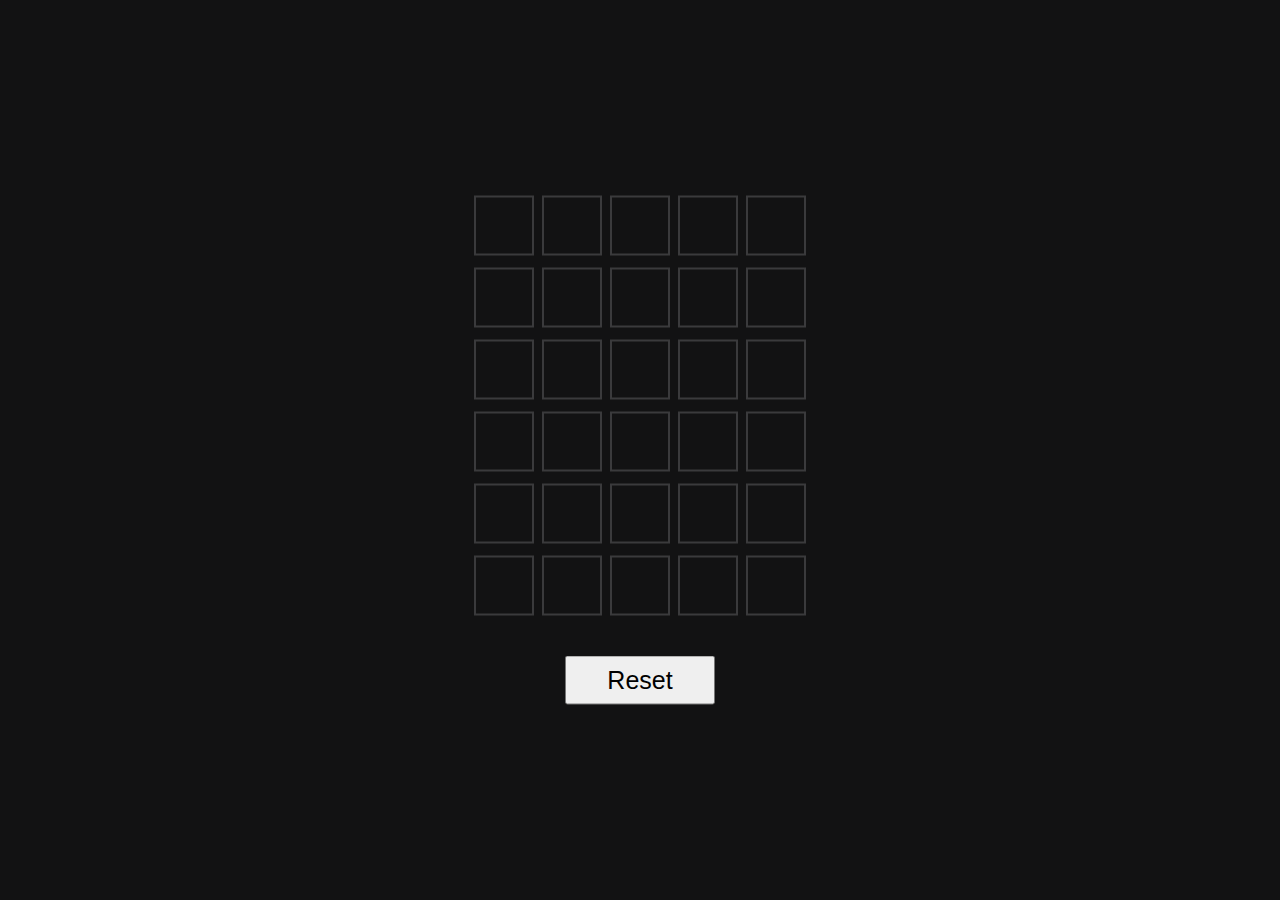
<file: wordle/index.html>
<!DOCTYPE html>
<html lang="en">
<head>
    <meta charset="UTF-8">
    <meta http-equiv="X-UA-Compatible" content="IE=edge">
    <meta name="viewport" content="width=device-width, initial-scale=1.0">
    <title>Worlde</title>
    <link rel="stylesheet" href="style.css">
    <link rel="preconnect" href="https://fonts.googleapis.com">
<link rel="preconnect" href="https://fonts.gstatic.com" crossorigin>
<link href="https://fonts.googleapis.com/css2?family=Roboto:wght@300;400;500&display=swap" rel="stylesheet">
</head>
<body>
<div class="container">
    <div class="table">
        <div id="row0" class="row">
            <div class="cell"></div>
            <div class="cell"></div>
            <div class="cell"></div>
            <div class="cell"></div>
            <div class="cell"></div>
        </div>
        <div id="row1" class="row">
            <div class="cell"></div>
            <div class="cell"></div>
            <div class="cell"></div>
            <div class="cell"></div>
            <div class="cell"></div>
        </div>
        <div id="row2" class="row">
            <div class="cell"></div>
            <div class="cell"></div>
            <div class="cell"></div>
            <div class="cell"></div>
            <div class="cell"></div>
        </div>
        <div id="row3" class="row">
            <div class="cell"></div>
            <div class="cell"></div>
            <div class="cell"></div>
            <div class="cell"></div>
            <div class="cell"></div>
        </div>
        <div id="row4" class="row">
            <div class="cell"></div>
            <div class="cell"></div>
            <div class="cell"></div>
            <div class="cell"></div>
            <div class="cell"></div>
        </div>
        <div id="row5" class="row">
            <div class="cell"></div>
            <div class="cell"></div>
            <div class="cell"></div>
            <div class="cell"></div>
            <div class="cell"></div>
        </div>
    </div>
    <button id="reset"> Reset</button>
</div>
    <script src="script.js"></script>
</body>
</html>
</file>
<file: html-css-spotifyweb/css/style.css>
:root{
    --border: rgb(73, 73, 73);
}
*{
    box-sizing: border-box;
    margin: 0px;
    padding: 0px;
}

html{
    font-size: 9pt; 
    font-family: 'Ubuntu', sans-serif;
}

body{
    background-color: #141921;
    color: white;
} 

a{
    color: inherit;
    text-decoration: none;
}

/* Reset stile bottoni */
button{
    border: none;
    margin: 0;
    padding: 0;
    width: auto;
    overflow: visible;
    background: transparent;
    color: inherit;
    font: inherit;
    line-height: normal;
    -webkit-font-smoothing: inherit;
    -moz-osx-font-smoothing: inherit;
    -webkit-appearance: none;
    cursor: pointer;
    font-family: inherit;
}

/* Tutti i bottoni hanno opacity 0.5 tranne quello nell'header */
button:not(.banner__btn){
    opacity: 0.5;
}

.mbottom20{
    margin-bottom: 20px;
}

.banner{
    align-items: center;
    background-color: rgba(0, 0, 0, 0.6);
    display: flex;
    justify-content: flex-end;
    padding: 1rem 0; 
    position: fixed;
    width: 100%;
    min-height: 5em;
    z-index: 99;
}

.banner__btn{
    border-radius: 50px;
    border: 1px solid white;
    color: white;
    padding: 0.6em 2em;
    margin-right: 10px;
    text-transform: uppercase;
    font-size: 1rem;
}


.nav{
    background-color: black;
    height: 100vh;
    left: 0;
    width: 50px;
    position: fixed;
    top: 0;
    padding-top: 1em; 
    padding-bottom: 8rem; 
    z-index: 100;
    display: flex;
    flex-direction: column;
    justify-content: space-between;
}

.nav ul{
    list-style: none; 
}

.nav__section {
    flex-grow: 1;
    display: flex;
    flex-direction: column;
    min-height: 0;
}

.nav li{
 line-height: 3rem;
 font-weight: bold; 
 position: relative;
 text-align: center; 
}

.nav__text, .nav__content-scrollable{
    display: none;
}

.nav__section--flexend{
    display: flex;
    flex-direction: column;
    justify-content: flex-end;
    flex-shrink: 0;
}
  
.nav__content-scrollable {
    flex-grow: 1;
    overflow-y: auto;  
    min-height: 0;
}

.nav__icon{
    width: 25px;
    vertical-align:-50%;
}

.nav__icon-square{
    width: 3rem;
    height: 3rem;
    background-color: white;
    display: inline-block;
    vertical-align: -15%; 
    color: black;
    font-size: 25pt;
    text-align: center;
    line-height: 2.8rem;
}

.nav__icon-circle{
    width: 25px;
    height: 25px;
    overflow-y: hidden;
    background-color: grey; 
    display: inline-block;
    border-radius: 25px; 
    vertical-align: middle;
}

.nav__install{
    border-bottom: 1px solid transparent;
    margin-bottom: 5px;
}

.nav__user{
    font-size: 12pt;
}

.nav__icon-circle img{
    width: 100%;
}

.nav__icon-install{
    width: 20px;
    display: inline-block;
    margin-right: 10px;
    vertical-align: middle;
}

.nav__logo{
    width: 150px;
    display: none;
}

.nav__logo-small{
    width: 30px;
    margin-left: auto;
    margin-right: auto;
    display: block;
}

.nav__title{
    text-transform: uppercase;
    display: none;
}

.wrapper{
    height: 100vh;
    display: flex;
    padding: 6em 1em 8rem 5em;
    overflow-y: auto;
    flex-wrap: wrap;
    align-content: flex-start;
}

.wrapper__menu{
    flex-basis: 100%;
    display: flex;
    flex-wrap: wrap;
    justify-content: center;
    gap: 2em;
}

.wrapper__menu-item{
    font-weight: bold;
    font-size: 1.1rem;
    display: block;
    position: relative;
}

.wrapper__menu .wrapper__menu-item.active::after{
    content: "";
    position: absolute;
    background-color: #95ffac;
    height: 3px;
    display: block;
    width: 35px;
    top: 20px;
    left: 50%;
    transform: translateX(-50%);
}

.wrapper__menu .wrapper__menu-item button.active{
    opacity: 1;
}

.nav ul li.active::after{
    content: "";
    position: absolute;
    background-color: #95ffac;
    height: 3rem;
    display: block;
    width: 4px;
    top: 50%;
    left: -25px;
    transform: translateY(-50%);
}

.nav ul li button.active{
    opacity: 1;
}

.wrapper__menu-item button{
    text-transform: uppercase;
}

.section{
    display: flex;
    flex-wrap: wrap;
    justify-content: flex-start;
    gap: 0.8em;
    margin-top: 3em;
    align-items: flex-start;
    width: 100%;
}

.section__title{
    width: 100%;
    font-size: 2rem;
}

/* Aggiunge il margine quando non c'è .section__subtitle */
.section__title--mbottom{
    margin-bottom: 0.8em;
}

.section__subtitle{
    opacity: 0.5;
    font-weight: normal;
    margin-bottom: 1.8em;
    width: 100%;
}

.item{
    flex-basis: calc(50% - 0.8em);
}

.item__cover{
    width: 100%;
}

.item__img{
    position: relative;
}

.item__overlay{
    position: absolute;
    inset: 0;
    background-color:  rgba(0,0,0,0.5);
    display: none;
}

.item__play{
    width: 5rem;
    height: 5rem; 
    border: 7px solid;
    border-radius: 100%;
    position: absolute;
    top: 50%;
    left: 50%;
    transform: translate(-50%,-50%);
    display: none;
}

.item__play .fa-play{
    position: absolute;
    left: 50%;
    top: 50%;
    transform: translate(-55%,-50%);
    font-size: 25pt;
}


.item__title, .item__author{
    width: 100%;
    text-align: center;
    display: block;
    margin-top: 0.5em;
}

.item__title{
    font-size: 1.2rem;
}

.item__author{
    opacity: 0.5;
}

/* Modifier copertina cerchio*/
.item__cover--circle{
    border-radius: 100%;
}

.footer{
    background-color: #282828;
    border-top: 1px solid var(--border);
    bottom: 0;
    left: 0;
    min-height: 7rem;
    display: flex;
    position: fixed;
    width: 100%;
    align-items: center;
    justify-content: space-between;
    z-index: 101;
    padding-right: 10px;
}

.footer > div{
    flex-grow: 0;
    display: flex;
    flex-basis: 25%; 
}

.footer .player{
    flex-basis: 50%;
}

.playing{
    justify-content: flex-start;
}

.player{
    padding: 0 1em; 
    flex-direction: column;
    gap: 0.8em;
    flex-grow: 1;
    justify-content: center; 
}

.playing .playing__cover{
    flex-grow: 0;
    margin: 0 1em;
    align-self: center;
    flex-basis: fit-content;
}

.playing .playing__cover img{
    width: 100%;
    max-width: 35px;
    min-width: 25px;
}

.playing__info{
    flex-basis: 30%;
    display: flex;
    flex-direction: column;
    flex-basis: fit-content;
}

.playing__info h4{
    width: 100%;
    font-size: 0.9em;
}

.playing__info span{
    width: 100%;
    flex-grow: 0;
}

.playing__info button{
    font-size: 0.8em;
    opacity: .5;
}

.playing__actions{
    padding-left: 1.5em;
    flex-basis: fit-content;
    flex-grow: 0;
    display: flex;
    flex-direction: column;
    flex-wrap: wrap;
    justify-content: center;
    gap: 5px; 
}

.playing__actions button{
    font-size: 1.1rem;  
    opacity: .5;
}

.player__controls{
    width: 100%;
    flex-grow: 1;
    display: flex;
    justify-content: center;
    align-items: center;
    font-size: 1.5em;
    gap: 1.5em; 
}

.player__play{
    width: 2.4rem;
    height: 2.4rem; 
    border: 3px solid;
    border-radius: 100%;
    position: relative;
}

.player__controls > div > i{
    position: absolute;
    top: 50%;
    left: 48%;
    transform: translate(-50%,-50%);
}

.player__status{
    width: 100%;
    flex-grow: 1;
    display: flex;
    justify-content: center;
    align-items: center;
    gap: 1em;
}

.bar{
    height: 4px;
    border-radius: 1rem;
    position: relative;
}

.player__progress-bar{
    width: 100%;
    background-color: rgba(255, 255, 255, 0.2);
    max-width: 30rem; 
}

.player__progress{
    width: 0%;
    background-color: white;
    max-width: 30rem; 
    animation: play-animation linear 275s;
}

@keyframes play-animation {
    0%{
        width: 0%;
    }
    100%{
        width: 100%;
    }
}

.options{
    display: flex;
    flex-basis: 20%;
    justify-content: flex-end;
    gap: 10px;
}

.options > *{
    flex-grow: 0;
}

.options__volume{
    display: flex;
    align-items: center;
}
.options__volume-bar{
    width: 100%;
    min-width: 4em;
    background-color: rgba(255, 255, 255, 0.2);
    margin-left: 5px;
}

.options__volume-status{
    width: 60%;
    background-color: white;
}

/* Aggiungo effetti hover solo se supportati */
@media (hover: hover){
    .banner__btn:hover {
        transform: scale(1.1);
    }

    .player__progress-bar:hover .player__progress::after{
        content: "";
        width: 12px;
        height: 12px;
        border-radius: 100%;
        background-color: rgb(224, 224, 224);
        position: absolute;
        right: -6px;
        top: -4px;
    }

    .player__progress-bar:hover .player__progress{
        background-color: #95ffac;
    }

    .options__volume-bar:hover .options__volume-status{
        background-color: #95ffac;
    }

    .options__volume-bar:hover .options__volume-status::after{
        content: "";
        width: 12px;
        height: 12px;
        border-radius: 100%;
        background-color: rgb(224, 224, 224);
        position: absolute;
        right: -6px;
        top: -4px;
    }

    .player__play:hover{
        transform: scale(1.1);
    }

    button:hover{
        opacity: 1;
    }

    .item:hover .item__play, .item:hover .item__overlay{
        display: block;
    }
}

@media screen and (min-width: 600px){

    .wrapper{
        padding-left: 270px;
    }
    .mright10{
        margin-right: 10px;
    }

    .playing__actions button:hover{
        opacity: 1;
    }

    .playing__info button:hover{
        opacity: 1;
        text-decoration: underline;
    }

    .nav{
        width: 250px;
        padding-left: 2rem;
        padding-right: 2rem;
    }

    .nav li{
        text-align: left;
    }

    .nav__logo-small{
        display: none;
    }

    .nav__logo{
        display: block;
    }

    .nav__title{
        text-transform: uppercase;
        display: block;
    }

    .nav__text, .nav__content-scrollable{
        display: inline-block;
    }

    .nav__install{
        border-color: rgb(31, 31, 31);
    }
}


@media screen and (min-width: 800px) and (max-width: 1100px){
    .item{
        flex-basis: calc(25% - 0.8em);
    }
}

@media screen and (min-width: 1101px){
    .item{
        flex-basis: calc(100% / 6 - 0.8em);
    }
}
</file>
<file: htmlcss-playstation/css/style.css>
.ms_sony-logo{
    width: 75px;
}

#jumbotron .row:first-child{
    padding-top: 300px; 
}

.ms_mt-100px{
    margin-top: 100px;
}

.ms_bg-1{
    background: linear-gradient(rgba(0, 0, 0, 0), rgba(0, 0, 0, 1)), url(../img/jumbo-bg.png);
    background-position-x: center;
    background-position-y: top;
    background-size:cover;
}

.ms_bg-2{
    background: linear-gradient(rgba(0, 0, 0, 0), rgba(0, 0, 0, 1)),  url(../img/it-takes-two-hero-banner-desktop.jpg);
    background-position: center;
    background-size: cover;
}

.ms_bg-3{
    background-color: rgb(185, 185, 185);
}


.ms_bg-4{
    background-color: rgb(17, 32, 80);
}

.ms_bg-5{
    background-color: rgb(22, 69, 150);
}

.banner-logo{
    width: 80%;
    max-width: 300px;
}

.ms_language-globe{
    height: 15px;
}

.ms_sie-logo{
    width: 150px;
}

.ms_rounded{
    border-radius: 20px;
}

.ms_btn-src img{
    height: 1.5rem;
}

.ms_dropdown-toggle::after{
    font-family: "Font Awesome 5 Free"; 
	font-weight: 900;
    content: "\f078";
    font-size: 0.8rem;
    display: inline-block;
    transition: transform 0.2s ease;
}

.nav-link.show.ms_dropdown-toggle::after{
    transform: rotate(180deg);
    color: rgb(49, 93, 203);
}

.ms_btn-red{
    background-color: rgb(191, 72, 37) !important; 
}

.ms_ps5-item{
    opacity: 0.6;
}
 
.ms_card{
    transition: transform 0.1s ease-in, box-shadow 0.1s ease-in;
}

.ms_card--active{
    box-shadow:  0 0 0 4px white,
    0 0 0 6px rgb(0, 38, 206);
}

.scale-on-hover{
    transition: transform 0.2s ease;
}

.dropdown-item{
    border-radius: 15px !important; 
}

ul.list-inline .list-inline-item a{
    color: black;
    text-decoration: none;
}

ul.list-inline:not(.ms_icon-list) .list-inline-item::before{
    content: "\2022";
    color: rgb(49, 93, 203);
    font-size: 25px;
    vertical-align: -5%;
    margin-right: 5px;
}

.nav-link:focus {
    outline: none !important;
}

.ms_ps5-item{
    border-bottom: 2px solid transparent;
}

.ms_ps5-item--active{
    border-bottom: 2px solid rgb(49, 93, 203);
    opacity: 1;
}
@media (hover: hover) {

    .ms_ps5-item:hover {
    border-bottom: 2px solid rgb(49, 93, 203);
    opacity: 1;
    }

    ul.list-inline .list-inline-item a:hover{
     color:rgb(49, 93, 203) !important;
    } 

    .dropdown-item:hover {
    background-color: #ffffff !important; 
    box-shadow: 0px 0px 7px 6px rgba(0, 0, 0, 0.2);
    }

    .scale-on-hover:hover{
        transform: scale(1.05);
    }

    .ms_card--active:hover{
    box-shadow:  0 0 0 4px white,
                 0 0 0 6px rgb(49, 93, 203),
                 0 10px 17px 16px rgba(0, 0, 0, 0.2);
    transform: translateY(-10%);
    }

    .ms_card:hover:not(.ms_card--active){
    transform: translateY(-10%);
    box-shadow: 0 10px 7px 6px rgba(0, 0, 0, 0.2);
    }

    .ms_btn-red:hover{
        box-shadow: inset 0px 0px 0px 3px black;
        background-color: rgb(153, 52, 21);
        border-color: rgb(191, 72, 37);
    }

    .btn-dark:hover{
        box-shadow: inset 0px 0px 0px 3px white !important;
        border-color: rgb(0, 0, 0);
    }
 
    .btn-primary:hover{
        box-shadow: inset 0px 0px 0px 3px white !important;
        border-color: rgb(50, 69, 208);
    }

    #banner-ps-plus .btn.bg-light:hover{
        box-shadow: inset 0px 0px 0px 3px rgb(187, 187, 187) !important;
        border-color: rgb(224, 224, 224); 
    }

    #banner-ps-now .btn.bg-light:hover{
        box-shadow: inset 0px 0px 0px 3px rgb(49, 93, 203) !important;
        border-color: rgb(224, 224, 224); 
    }
}
</file>
<file: wordle/style.css>
:root{
    --dark-grey: rgb(18,18,19);
    --light-grey: rgb(58,58,60);
    --green: rgb(96,139,85);
    --yellow: rgb(178,159,76);
}
*{
    margin: 0;
    padding: 0;
    box-sizing: border-box;
}

body{
    background-color: var(--dark-grey);
    color: white;
    font-family: 'Roboto', sans-serif;
}

.container{
    position: absolute;
    top: 50%;
    left: 50%;
    transform: translate(-50%,-50%);
    display: flex;
    flex-direction: column;
    align-items: center;
}
.table{
    display: flex;
    flex-wrap: wrap;
    flex-direction: column;
    gap: 12px;
    margin-bottom: 40px;
}

.cell{
    width: 60px;
    height: 60px;
    border: 2px solid var(--light-grey);
    line-height: 60px;
    vertical-align: 60px;
    font-size: 30pt;
    text-transform: uppercase;
    text-align: center;
    font-weight: 500;
}

.row{
    display: flex;
    gap: 8px;
}

.keyboard{
    display: flex;
    flex-direction: column;
    gap: 10px;
}

.keyrow{
    display: flex;
    flex-direction: row;
    width: 100%;
    justify-content: center;
    gap: 10px;
}

.key{
    height: 50px;
    width: 50px;
    background-color: white;
    color: black;
    line-height: 50px;
    text-align: center;
}

.correct{
    background-color: var(--green);
}

.semi{
    background-color: var(--yellow);
}

.incorrect{
    background-color: var(--light-grey);
}

#reset{
    padding: 8px 40px;
    font-size: 25px;
}
@keyframes shake {
    from{
        transform: translateX(-1%);
    }
    to{
        transform: translateX(1%);
    }
}


@keyframes grow {
    from{
        transform: scale(1.1);
    }
    to{
        transform: scale(1.0);
    }
}
</file>
